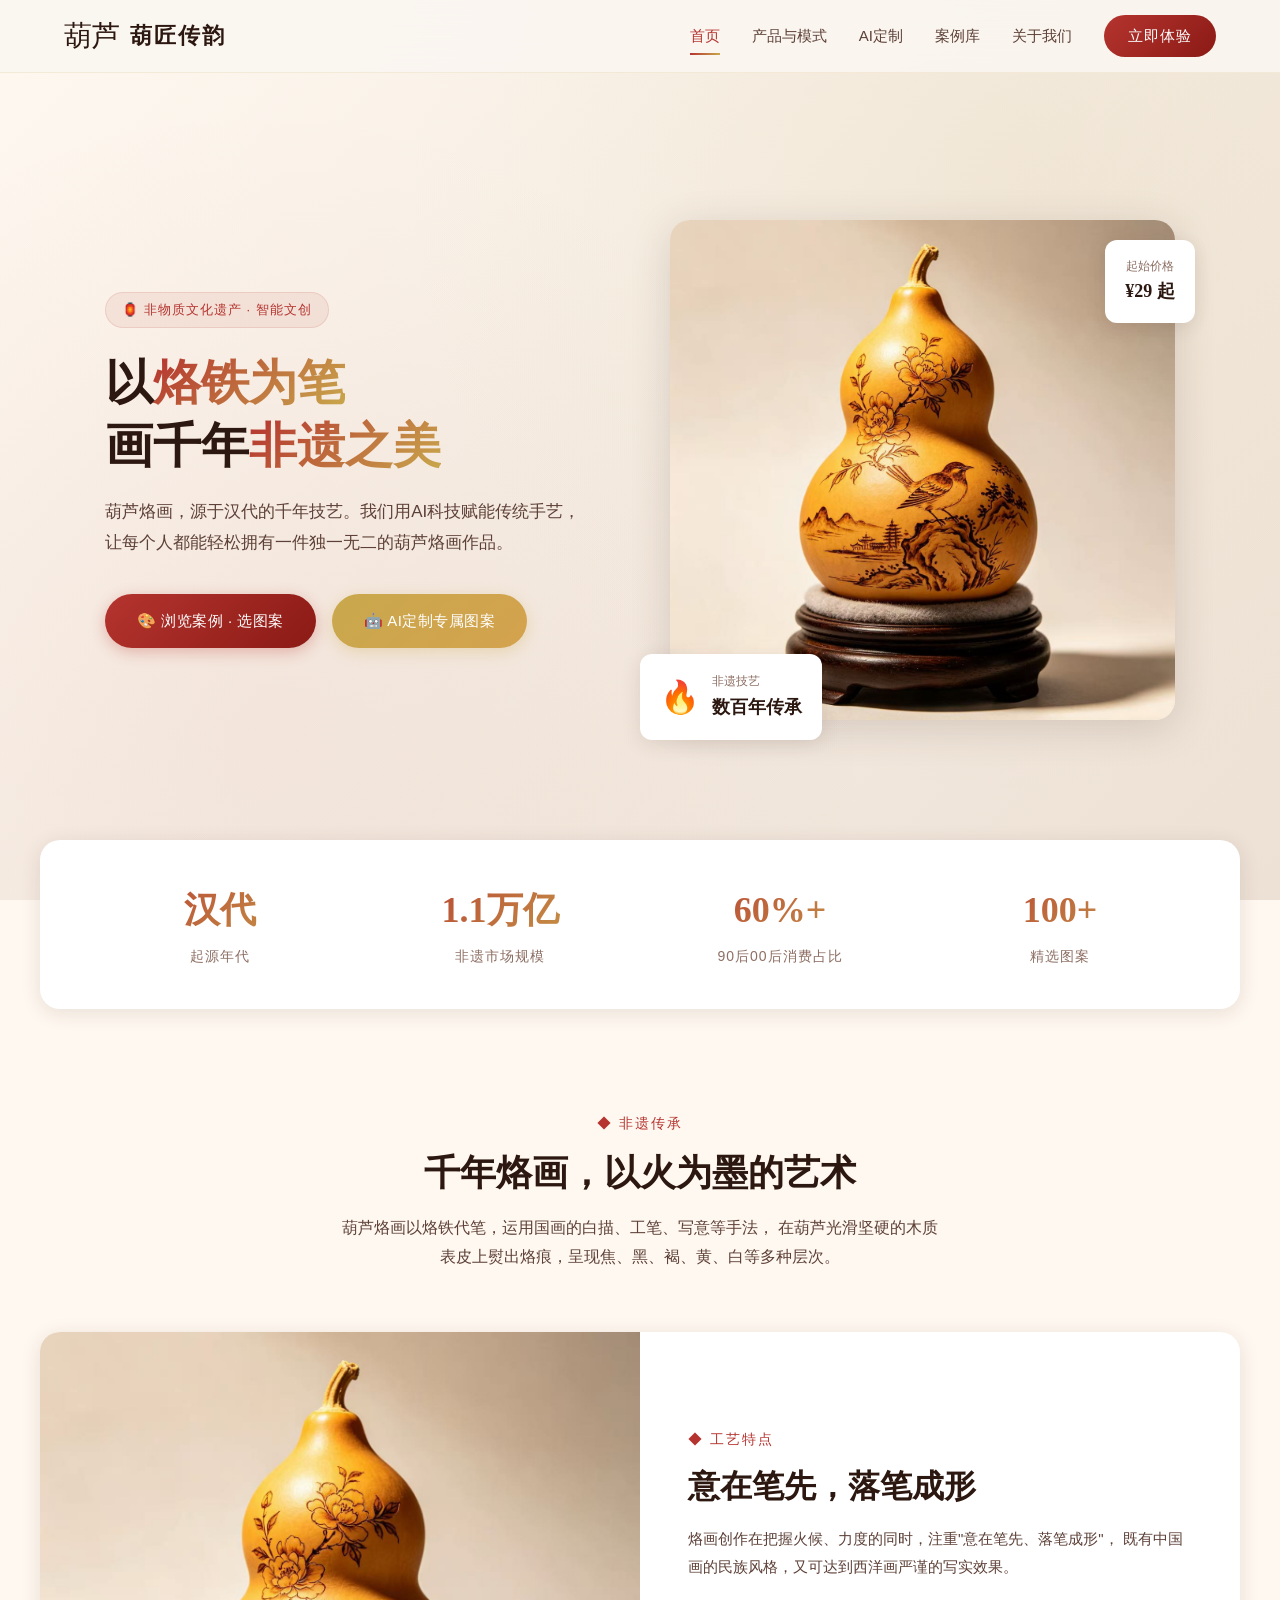
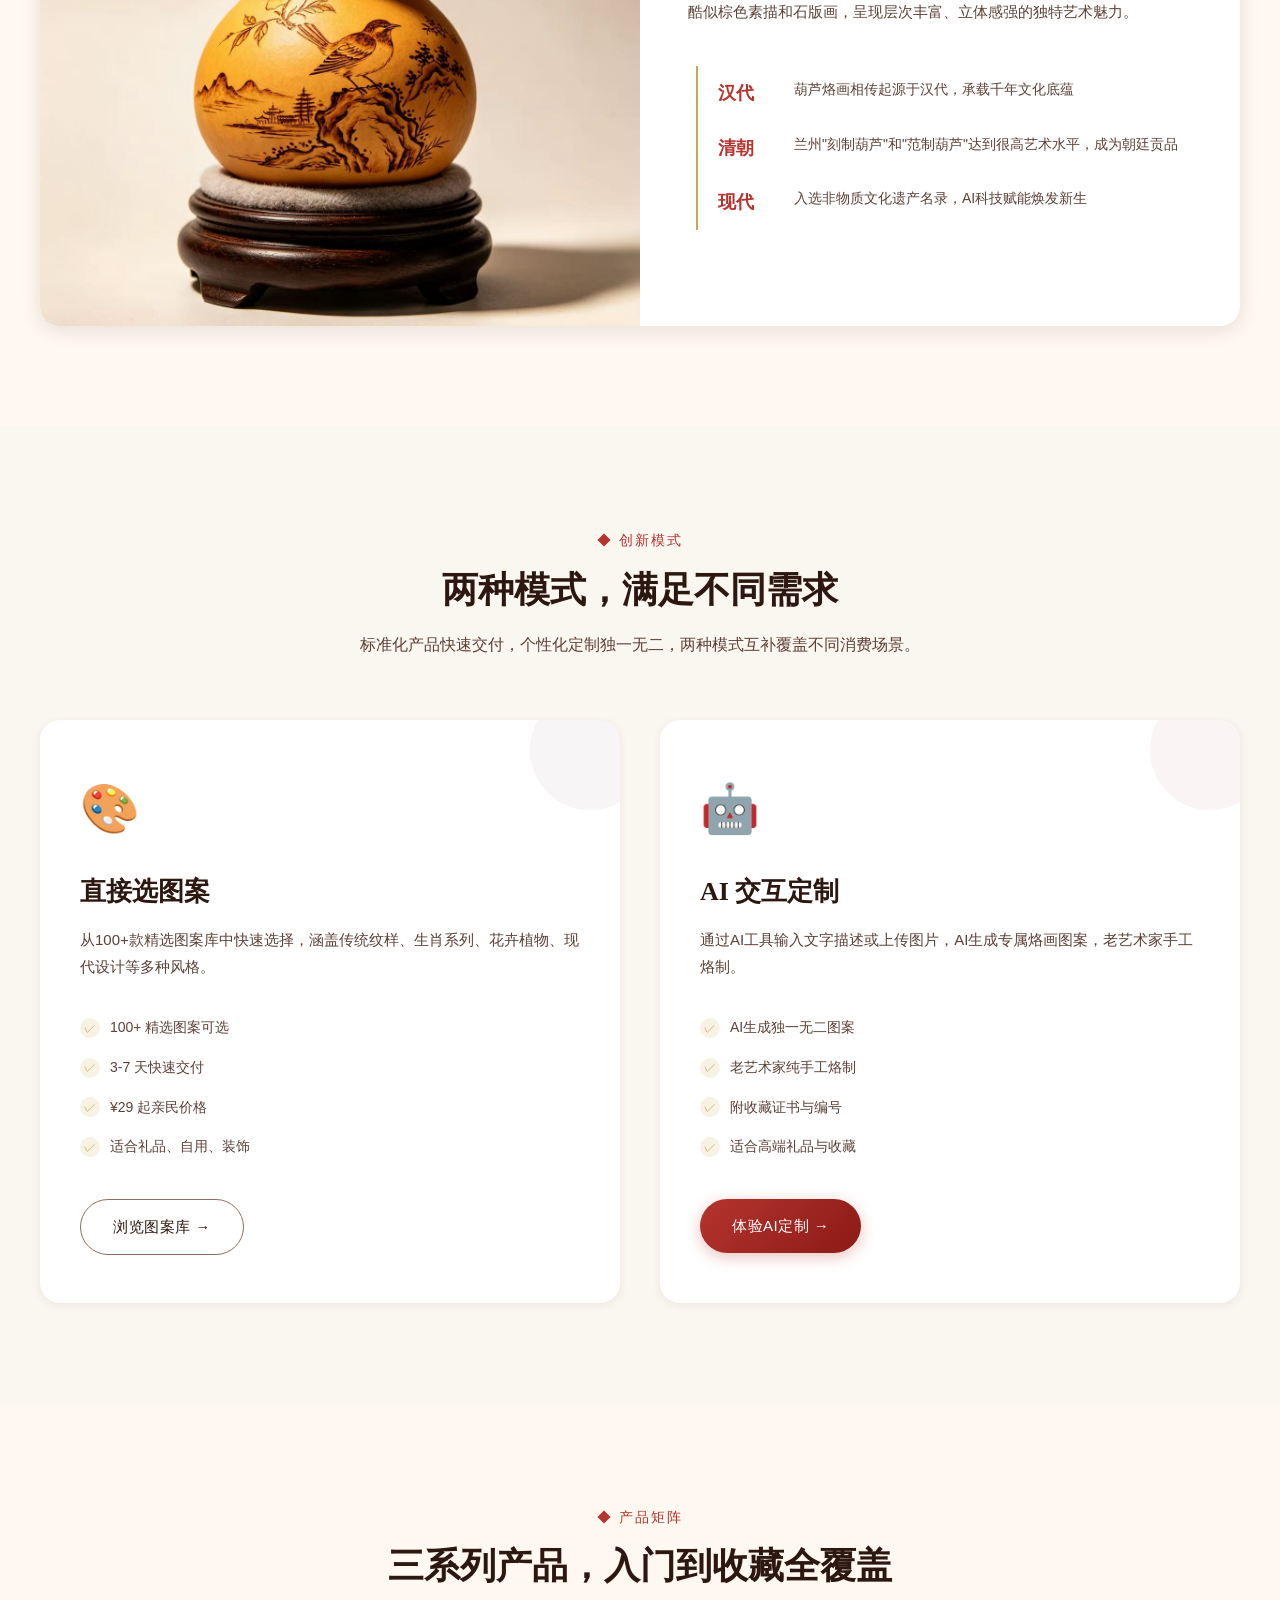
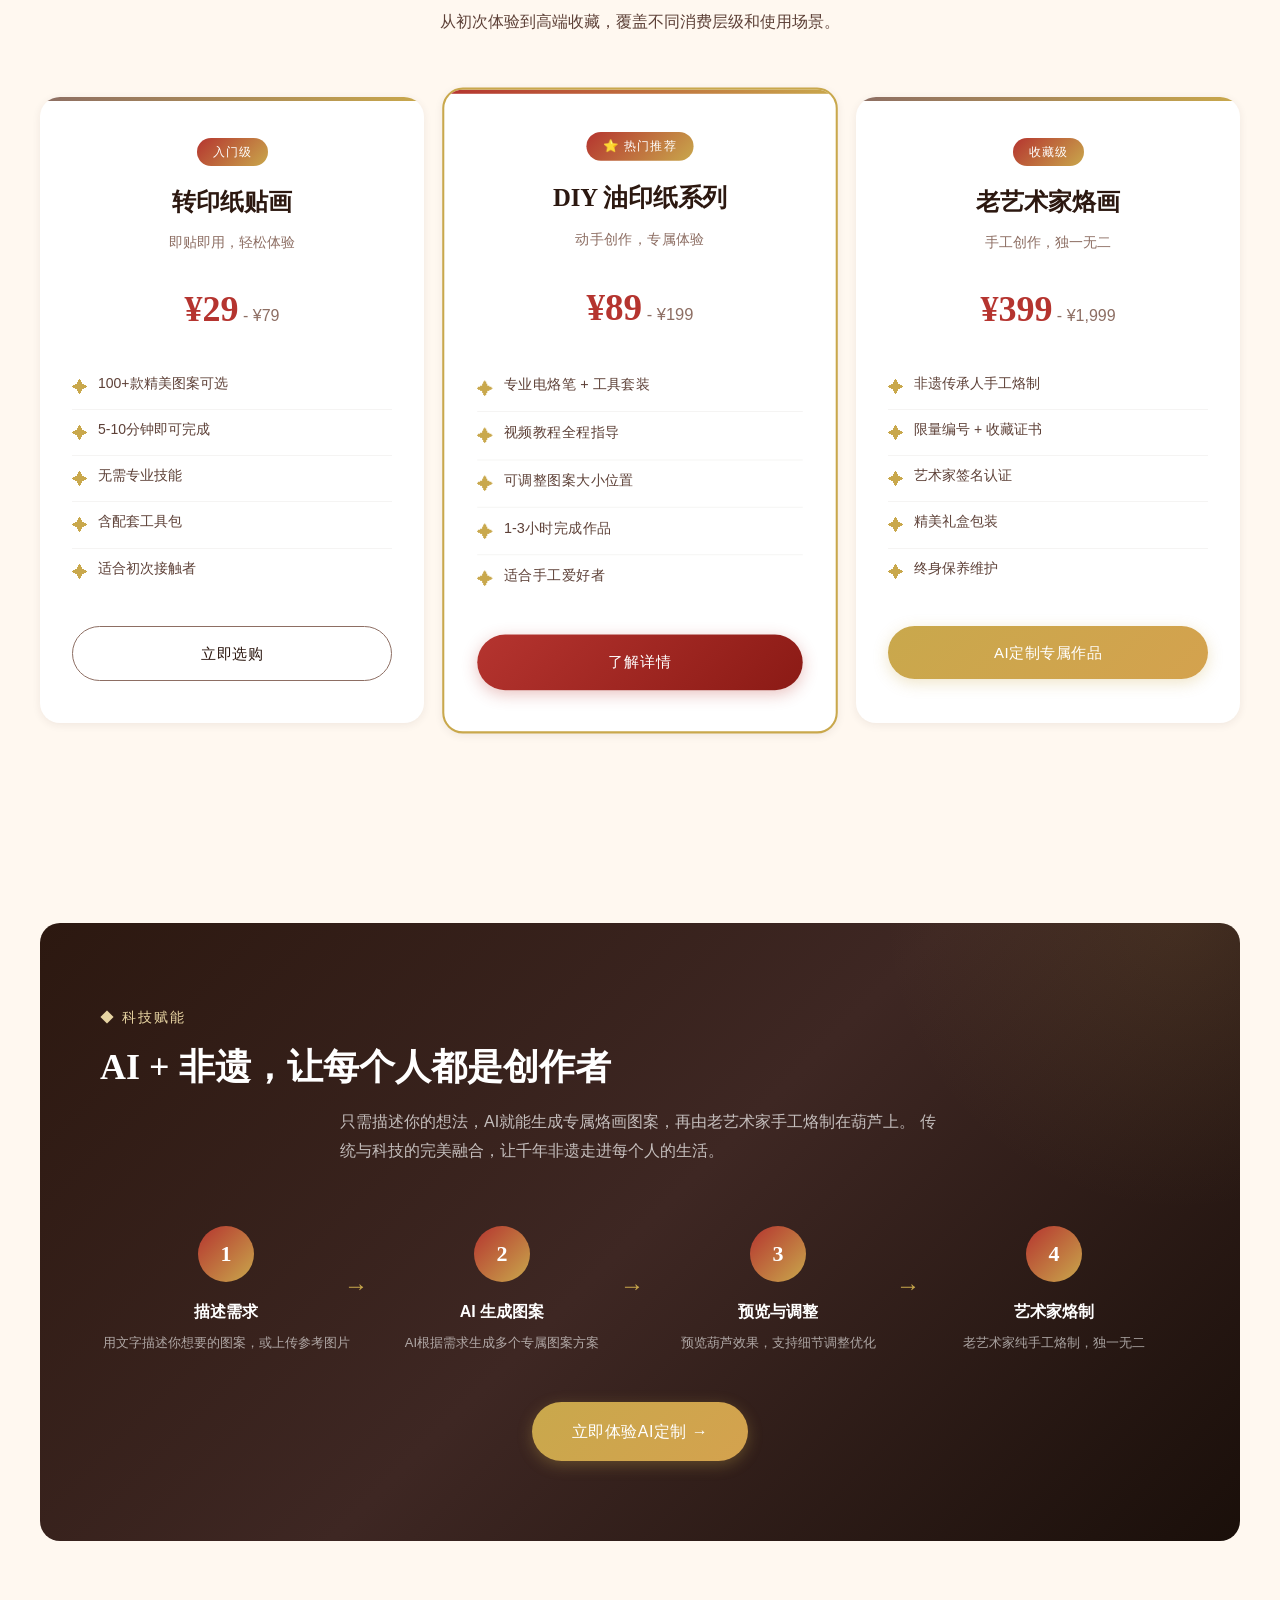
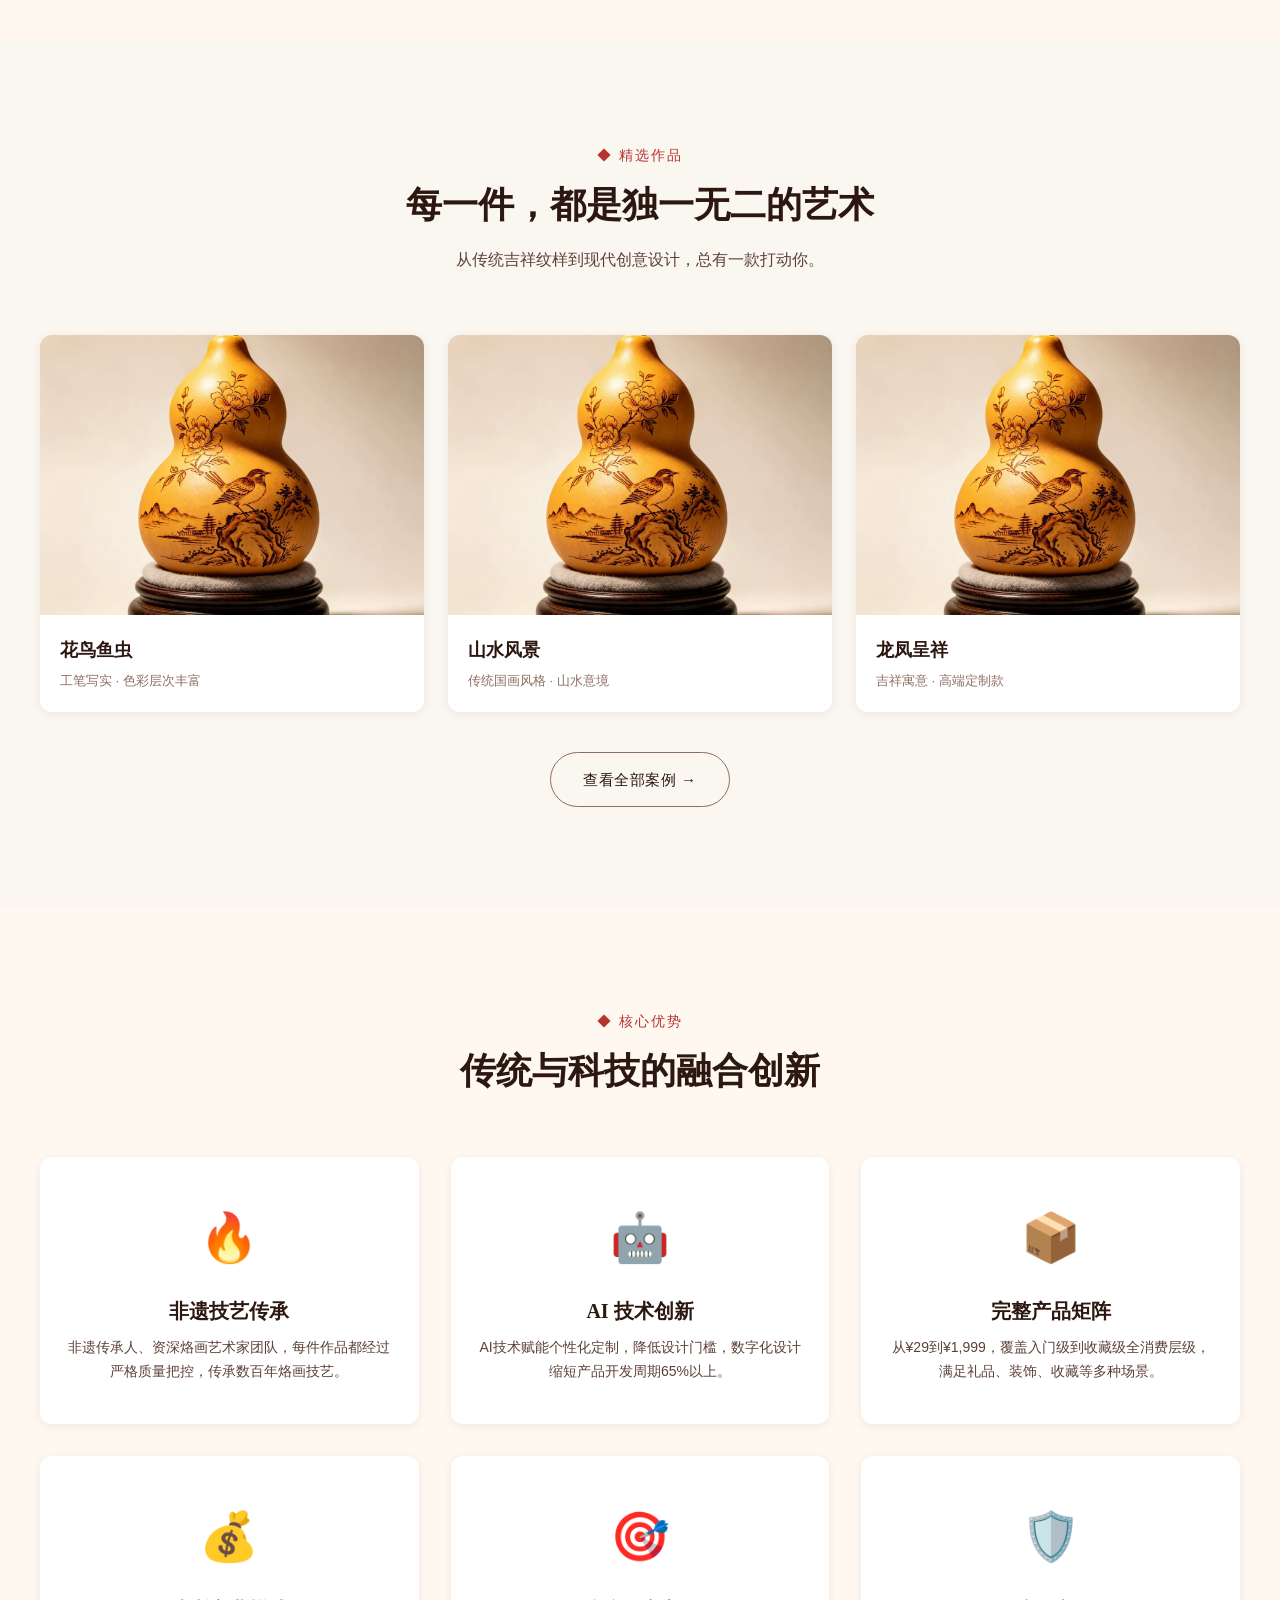
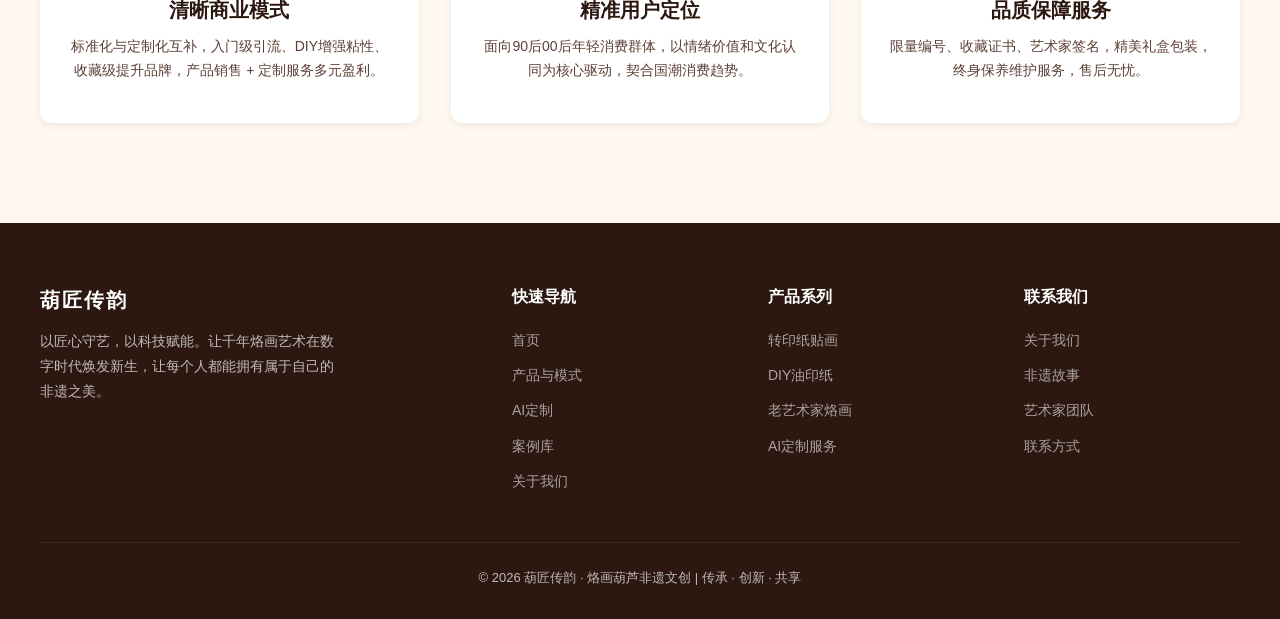
<file: index.html>
<!DOCTYPE html>
<html lang="zh-CN">
<head>
  <meta charset="UTF-8">
  <meta name="viewport" content="width=device-width, initial-scale=1.0">
  <title>烙画葫芦 - 葫匠传韵 | 千年非遗 科技焕新</title>
  <meta name="description" content="葫芦烙画，源于汉代的千年非遗技艺。以烙铁为笔、高温为墨，将传统技艺与AI科技融合，让每个人都能拥有属于自己的非遗之美。">
  <link rel="stylesheet" href="css/style.css">
</head>
<body>

  <!-- 导航栏 -->
  <nav class="navbar" id="navbar">
    <div class="nav-container">
      <a href="index.html" class="nav-logo">
        <span class="logo-icon">葫芦</span>
        <span class="logo-text">葫匠传韵</span>
      </a>
      <div class="nav-links" id="navLinks">
        <a href="index.html" class="active">首页</a>
        <a href="products.html">产品与模式</a>
        <a href="ai-custom.html">AI定制</a>
        <a href="gallery.html">案例库</a>
        <a href="about.html">关于我们</a>
        <a href="ai-custom.html" class="nav-cta">立即体验</a>
      </div>
      <div class="hamburger" id="hamburger">
        <span></span>
        <span></span>
        <span></span>
      </div>
    </div>
  </nav>
  <div class="overlay" id="overlay"></div>

  <!-- Hero 区域 -->
  <section class="hero">
    <div class="hero-container">
      <div class="hero-content">
        <div class="hero-tag">🏮 非物质文化遗产 · 智能文创</div>
        <h1 class="hero-title">
          以<span class="highlight">烙铁为笔</span><br>
          画千年<span class="highlight">非遗之美</span>
        </h1>
        <p class="hero-subtitle">
          葫芦烙画，源于汉代的千年技艺。我们用AI科技赋能传统手艺，
          让每个人都能轻松拥有一件独一无二的葫芦烙画作品。
        </p>
        <div class="hero-buttons">
          <a href="gallery.html" class="btn btn-primary">🎨 浏览案例 · 选图案</a>
          <a href="ai-custom.html" class="btn btn-gold">🤖 AI定制专属图案</a>
        </div>
      </div>
      <div class="hero-image">
        <div class="hero-image-main">
          <img src="images/gallery-1.jpg" alt="葫芦烙画作品展示">
        </div>
        <div class="hero-float-card card-1">
          <span class="card-icon">🔥</span>
          <div>
            <div class="card-label">非遗技艺</div>
            <div class="card-value">数百年传承</div>
          </div>
        </div>
        <div class="hero-float-card card-2">
          <div class="card-label">起始价格</div>
          <div class="card-value">¥29 起</div>
        </div>
      </div>
    </div>
  </section>

  <!-- 数据统计 -->
  <div class="stats-bar">
    <div class="stat-item">
      <div class="stat-value">汉代</div>
      <div class="stat-label">起源年代</div>
    </div>
    <div class="stat-item">
      <div class="stat-value">1.1万亿</div>
      <div class="stat-label">非遗市场规模</div>
    </div>
    <div class="stat-item">
      <div class="stat-value">60%+</div>
      <div class="stat-label">90后00后消费占比</div>
    </div>
    <div class="stat-item">
      <div class="stat-value">100+</div>
      <div class="stat-label">精选图案</div>
    </div>
  </div>

  <!-- 非遗文化故事 -->
  <section class="section" id="heritage">
    <div class="section-container">
      <div class="section-header fade-in">
        <div class="section-tag">◆ 非遗传承</div>
        <h2 class="section-title">千年烙画，以火为墨的艺术</h2>
        <p class="section-desc">
          葫芦烙画以烙铁代笔，运用国画的白描、工笔、写意等手法，
          在葫芦光滑坚硬的木质表皮上熨出烙痕，呈现焦、黑、褐、黄、白等多种层次。
        </p>
      </div>

      <div class="heritage-story fade-in">
        <div class="heritage-image">
          <img src="images/gallery-1.jpg" alt="烙画葫芦传统工艺">
        </div>
        <div class="heritage-content">
          <div class="section-tag">◆ 工艺特点</div>
          <h2>意在笔先，落笔成形</h2>
          <p>
            烙画创作在把握火候、力度的同时，注重"意在笔先、落笔成形"，
            既有中国画的民族风格，又可达到西洋画严谨的写实效果。
          </p>
          <p>
            酷似棕色素描和石版画，呈现层次丰富、立体感强的独特艺术魅力。
          </p>

          <div class="heritage-timeline">
            <div class="timeline-item">
              <span class="era">汉代</span>
              <span class="desc">葫芦烙画相传起源于汉代，承载千年文化底蕴</span>
            </div>
            <div class="timeline-item">
              <span class="era">清朝</span>
              <span class="desc">兰州"刻制葫芦"和"范制葫芦"达到很高艺术水平，成为朝廷贡品</span>
            </div>
            <div class="timeline-item">
              <span class="era">现代</span>
              <span class="desc">入选非物质文化遗产名录，AI科技赋能焕发新生</span>
            </div>
          </div>
        </div>
      </div>
    </div>
  </section>

  <!-- 双模式介绍 -->
  <section class="section" style="background: var(--ivory);">
    <div class="section-container">
      <div class="section-header fade-in">
        <div class="section-tag">◆ 创新模式</div>
        <h2 class="section-title">两种模式，满足不同需求</h2>
        <p class="section-desc">
          标准化产品快速交付，个性化定制独一无二，两种模式互补覆盖不同消费场景。
        </p>
      </div>

      <div class="mode-section">
        <div class="mode-card mode-traditional fade-in">
          <div class="mode-icon">🎨</div>
          <h3 class="mode-title">直接选图案</h3>
          <p class="mode-desc">
            从100+款精选图案库中快速选择，涵盖传统纹样、生肖系列、花卉植物、现代设计等多种风格。
          </p>
          <ul class="mode-features">
            <li><span class="check">✓</span> 100+ 精选图案可选</li>
            <li><span class="check">✓</span> 3-7 天快速交付</li>
            <li><span class="check">✓</span> ¥29 起亲民价格</li>
            <li><span class="check">✓</span> 适合礼品、自用、装饰</li>
          </ul>
          <a href="gallery.html" class="btn btn-outline">浏览图案库 →</a>
        </div>

        <div class="mode-card mode-ai fade-in">
          <div class="mode-icon">🤖</div>
          <h3 class="mode-title">AI 交互定制</h3>
          <p class="mode-desc">
            通过AI工具输入文字描述或上传图片，AI生成专属烙画图案，老艺术家手工烙制。
          </p>
          <ul class="mode-features">
            <li><span class="check">✓</span> AI生成独一无二图案</li>
            <li><span class="check">✓</span> 老艺术家纯手工烙制</li>
            <li><span class="check">✓</span> 附收藏证书与编号</li>
            <li><span class="check">✓</span> 适合高端礼品与收藏</li>
          </ul>
          <a href="ai-custom.html" class="btn btn-primary">体验AI定制 →</a>
        </div>
      </div>
    </div>
  </section>

  <!-- 三产品矩阵 -->
  <section class="section">
    <div class="section-container">
      <div class="section-header fade-in">
        <div class="section-tag">◆ 产品矩阵</div>
        <h2 class="section-title">三系列产品，入门到收藏全覆盖</h2>
        <p class="section-desc">
          从初次体验到高端收藏，覆盖不同消费层级和使用场景。
        </p>
      </div>

      <div class="product-tiers fade-in">
        <!-- 入门级 -->
        <div class="tier-card">
          <div class="tier-badge">入门级</div>
          <h3 class="tier-name">转印纸贴画</h3>
          <p class="tier-subtitle">即贴即用，轻松体验</p>
          <div class="tier-price">
            <span class="amount">¥29</span>
            <span class="range">- ¥79</span>
          </div>
          <ul class="tier-features">
            <li><span class="icon">✦</span> 100+款精美图案可选</li>
            <li><span class="icon">✦</span> 5-10分钟即可完成</li>
            <li><span class="icon">✦</span> 无需专业技能</li>
            <li><span class="icon">✦</span> 含配套工具包</li>
            <li><span class="icon">✦</span> 适合初次接触者</li>
          </ul>
          <a href="gallery.html" class="btn btn-outline" style="width:100%;justify-content:center;">立即选购</a>
        </div>

        <!-- DIY级 -->
        <div class="tier-card featured">
          <div class="tier-badge">⭐ 热门推荐</div>
          <h3 class="tier-name">DIY 油印纸系列</h3>
          <p class="tier-subtitle">动手创作，专属体验</p>
          <div class="tier-price">
            <span class="amount">¥89</span>
            <span class="range">- ¥199</span>
          </div>
          <ul class="tier-features">
            <li><span class="icon">✦</span> 专业电烙笔 + 工具套装</li>
            <li><span class="icon">✦</span> 视频教程全程指导</li>
            <li><span class="icon">✦</span> 可调整图案大小位置</li>
            <li><span class="icon">✦</span> 1-3小时完成作品</li>
            <li><span class="icon">✦</span> 适合手工爱好者</li>
          </ul>
          <a href="products.html" class="btn btn-primary" style="width:100%;justify-content:center;">了解详情</a>
        </div>

        <!-- 收藏级 -->
        <div class="tier-card">
          <div class="tier-badge">收藏级</div>
          <h3 class="tier-name">老艺术家烙画</h3>
          <p class="tier-subtitle">手工创作，独一无二</p>
          <div class="tier-price">
            <span class="amount">¥399</span>
            <span class="range">- ¥1,999</span>
          </div>
          <ul class="tier-features">
            <li><span class="icon">✦</span> 非遗传承人手工烙制</li>
            <li><span class="icon">✦</span> 限量编号 + 收藏证书</li>
            <li><span class="icon">✦</span> 艺术家签名认证</li>
            <li><span class="icon">✦</span> 精美礼盒包装</li>
            <li><span class="icon">✦</span> 终身保养维护</li>
          </ul>
          <a href="ai-custom.html" class="btn btn-gold" style="width:100%;justify-content:center;">AI定制专属作品</a>
        </div>
      </div>
    </div>
  </section>

  <!-- AI定制体验预览 -->
  <section class="section">
    <div class="section-container">
      <div class="ai-experience fade-in">
        <div class="section-tag">◆ 科技赋能</div>
        <h2 class="section-title">AI + 非遗，让每个人都是创作者</h2>
        <p class="section-desc">
          只需描述你的想法，AI就能生成专属烙画图案，再由老艺术家手工烙制在葫芦上。
          传统与科技的完美融合，让千年非遗走进每个人的生活。
        </p>

        <div class="ai-flow">
          <div class="ai-flow-step">
            <div class="step-num">1</div>
            <div class="step-title">描述需求</div>
            <div class="step-desc">用文字描述你想要的图案，或上传参考图片</div>
          </div>
          <div class="ai-flow-step">
            <div class="step-num">2</div>
            <div class="step-title">AI 生成图案</div>
            <div class="step-desc">AI根据需求生成多个专属图案方案</div>
          </div>
          <div class="ai-flow-step">
            <div class="step-num">3</div>
            <div class="step-title">预览与调整</div>
            <div class="step-desc">预览葫芦效果，支持细节调整优化</div>
          </div>
          <div class="ai-flow-step">
            <div class="step-num">4</div>
            <div class="step-title">艺术家烙制</div>
            <div class="step-desc">老艺术家纯手工烙制，独一无二</div>
          </div>
        </div>

        <div style="text-align:center;margin-top:48px;">
          <a href="ai-custom.html" class="btn btn-gold" style="font-size:16px;padding:16px 40px;">立即体验AI定制 →</a>
        </div>
      </div>
    </div>
  </section>

  <!-- 精选案例 -->
  <section class="section" style="background: var(--ivory);">
    <div class="section-container">
      <div class="section-header fade-in">
        <div class="section-tag">◆ 精选作品</div>
        <h2 class="section-title">每一件，都是独一无二的艺术</h2>
        <p class="section-desc">
          从传统吉祥纹样到现代创意设计，总有一款打动你。
        </p>
      </div>

      <div class="gallery-grid fade-in">
        <div class="gallery-item">
          <div class="image">
            <img src="images/gallery-1.jpg" alt="花鸟鱼虫烙画">
            <div class="overlay">
              <a href="gallery.html" class="btn btn-primary">查看详情</a>
            </div>
          </div>
          <div class="info">
            <h3>花鸟鱼虫</h3>
            <p>工笔写实 · 色彩层次丰富</p>
          </div>
        </div>
        <div class="gallery-item">
          <div class="image">
            <img src="images/gallery-1.jpg" alt="牡丹富贵烙画">
            <div class="overlay">
              <a href="gallery.html" class="btn btn-primary">查看详情</a>
            </div>
          </div>
          <div class="info">
            <h3>山水风景</h3>
            <p>传统国画风格 · 山水意境</p>
          </div>
        </div>
        <div class="gallery-item">
          <div class="image">
            <img src="images/gallery-1.jpg" alt="龙凤呈祥烙画">
            <div class="overlay">
              <a href="gallery.html" class="btn btn-primary">查看详情</a>
            </div>
          </div>
          <div class="info">
            <h3>龙凤呈祥</h3>
            <p>吉祥寓意 · 高端定制款</p>
          </div>
        </div>
      </div>

      <div style="text-align:center;margin-top:40px;" class="fade-in">
        <a href="gallery.html" class="btn btn-outline">查看全部案例 →</a>
      </div>
    </div>
  </section>

  <!-- 为什么选择我们 -->
  <section class="section">
    <div class="section-container">
      <div class="section-header fade-in">
        <div class="section-tag">◆ 核心优势</div>
        <h2 class="section-title">传统与科技的融合创新</h2>
      </div>

      <div class="feature-grid fade-in">
        <div class="feature-card">
          <div class="icon">🔥</div>
          <h3>非遗技艺传承</h3>
          <p>非遗传承人、资深烙画艺术家团队，每件作品都经过严格质量把控，传承数百年烙画技艺。</p>
        </div>
        <div class="feature-card">
          <div class="icon">🤖</div>
          <h3>AI 技术创新</h3>
          <p>AI技术赋能个性化定制，降低设计门槛，数字化设计缩短产品开发周期65%以上。</p>
        </div>
        <div class="feature-card">
          <div class="icon">📦</div>
          <h3>完整产品矩阵</h3>
          <p>从¥29到¥1,999，覆盖入门级到收藏级全消费层级，满足礼品、装饰、收藏等多种场景。</p>
        </div>
        <div class="feature-card">
          <div class="icon">💰</div>
          <h3>清晰商业模式</h3>
          <p>标准化与定制化互补，入门级引流、DIY增强粘性、收藏级提升品牌，产品销售 + 定制服务多元盈利。</p>
        </div>
        <div class="feature-card">
          <div class="icon">🎯</div>
          <h3>精准用户定位</h3>
          <p>面向90后00后年轻消费群体，以情绪价值和文化认同为核心驱动，契合国潮消费趋势。</p>
        </div>
        <div class="feature-card">
          <div class="icon">🛡️</div>
          <h3>品质保障服务</h3>
          <p>限量编号、收藏证书、艺术家签名，精美礼盒包装，终身保养维护服务，售后无忧。</p>
        </div>
      </div>
    </div>
  </section>

  <!-- 页脚 -->
  <footer class="footer">
    <div class="footer-container">
      <div class="footer-brand">
        <div class="logo-text">葫匠传韵</div>
        <p>以匠心守艺，以科技赋能。让千年烙画艺术在数字时代焕发新生，让每个人都能拥有属于自己的非遗之美。</p>
      </div>
      <div>
        <h4>快速导航</h4>
        <ul class="footer-links">
          <li><a href="index.html">首页</a></li>
          <li><a href="products.html">产品与模式</a></li>
          <li><a href="ai-custom.html">AI定制</a></li>
          <li><a href="gallery.html">案例库</a></li>
          <li><a href="about.html">关于我们</a></li>
        </ul>
      </div>
      <div>
        <h4>产品系列</h4>
        <ul class="footer-links">
          <li><a href="products.html">转印纸贴画</a></li>
          <li><a href="products.html">DIY油印纸</a></li>
          <li><a href="products.html">老艺术家烙画</a></li>
          <li><a href="ai-custom.html">AI定制服务</a></li>
        </ul>
      </div>
      <div>
        <h4>联系我们</h4>
        <ul class="footer-links">
          <li><a href="about.html">关于我们</a></li>
          <li><a href="about.html">非遗故事</a></li>
          <li><a href="about.html">艺术家团队</a></li>
          <li><a href="about.html">联系方式</a></li>
        </ul>
      </div>
    </div>
    <div class="footer-bottom">
      <p>© 2026 葫匠传韵 · 烙画葫芦非遗文创 | 传承 · 创新 · 共享</p>
    </div>
  </footer>

  <!-- Coze 智能体悬浮客服 -->
  <script src="https://lf-cdn.coze.cn/obj/unpkg/flow-platform/chat-app-sdk/1.1.0-beta.0/libs/cn/index.js"></script>
  <script>
    document.addEventListener('DOMContentLoaded', function() {
      new CozeWebSDK.WebChatClient({
        config: {
          bot_id: '7629313639199047718',
        },
        auth: {
          type: 'token',
          token: 'pat_cztei_hOzZgLHojZp6qysJcvAU1gFM4VLFPRIcaSAuRGDnJ5s9ZOdOKsRiJ22owz8SyX9dG',
        },
        componentProps: {
          title: '葫匠传韵 · AI客服',
        },
        ui: {
          bubble: {
            show: true,
          },
          chatWindow: {
            width: 400,
            height: 650,
          },
        },
      });
    });
  </script>

  <script>
    // 导航栏滚动效果
    const navbar = document.getElementById('navbar');
    window.addEventListener('scroll', () => {
      navbar.classList.toggle('scrolled', window.scrollY > 50);
    });

    // 移动端菜单
    const hamburger = document.getElementById('hamburger');
    const navLinks = document.getElementById('navLinks');
    const overlay = document.getElementById('overlay');

    hamburger.addEventListener('click', () => {
      hamburger.classList.toggle('active');
      navLinks.classList.toggle('open');
      overlay.classList.toggle('active');
    });

    overlay.addEventListener('click', () => {
      hamburger.classList.remove('active');
      navLinks.classList.remove('open');
      overlay.classList.remove('active');
    });

    // 点击导航链接关闭菜单
    navLinks.querySelectorAll('a').forEach(link => {
      link.addEventListener('click', () => {
        hamburger.classList.remove('active');
        navLinks.classList.remove('open');
        overlay.classList.remove('active');
      });
    });

    // 滚动动画
    const observer = new IntersectionObserver((entries) => {
      entries.forEach(entry => {
        if (entry.isIntersecting) {
          entry.target.classList.add('visible');
        }
      });
    }, { threshold: 0.1 });

    document.querySelectorAll('.fade-in').forEach(el => observer.observe(el));
  </script>

</body>
</html>
</file>
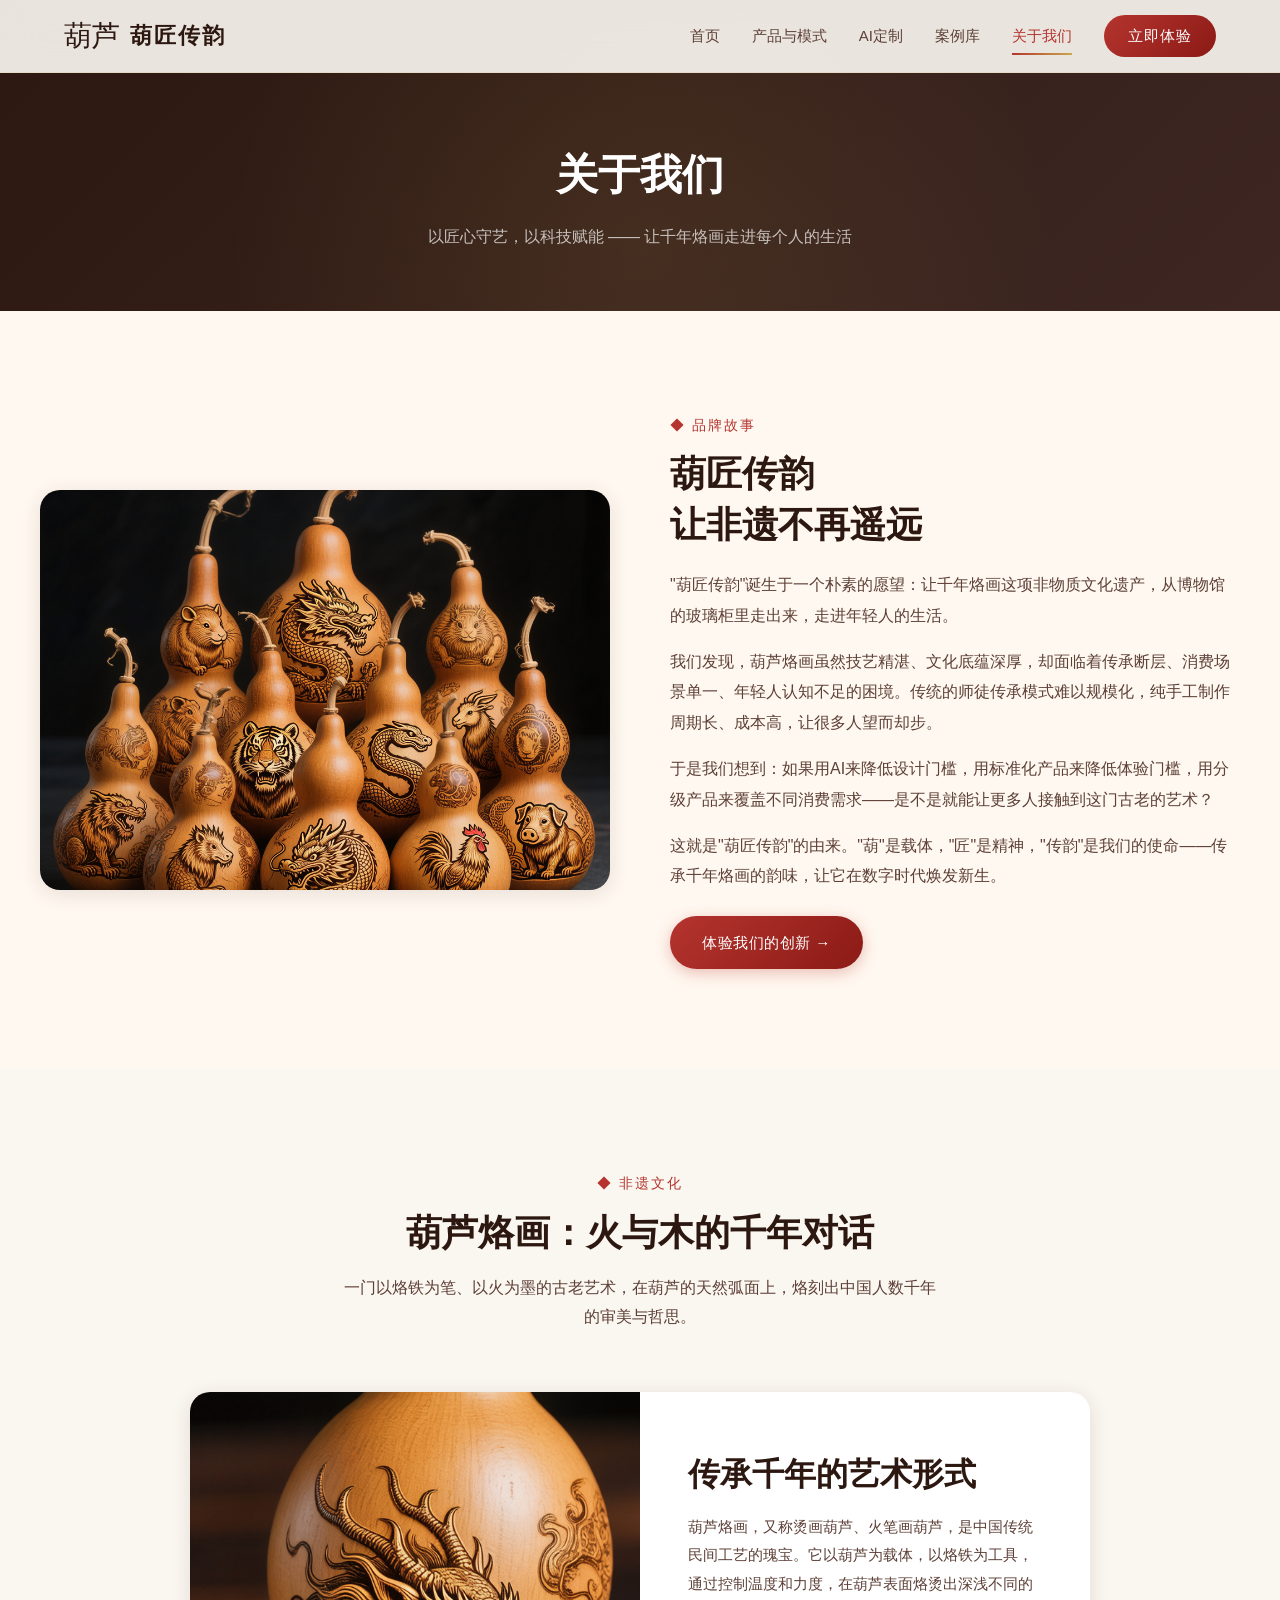
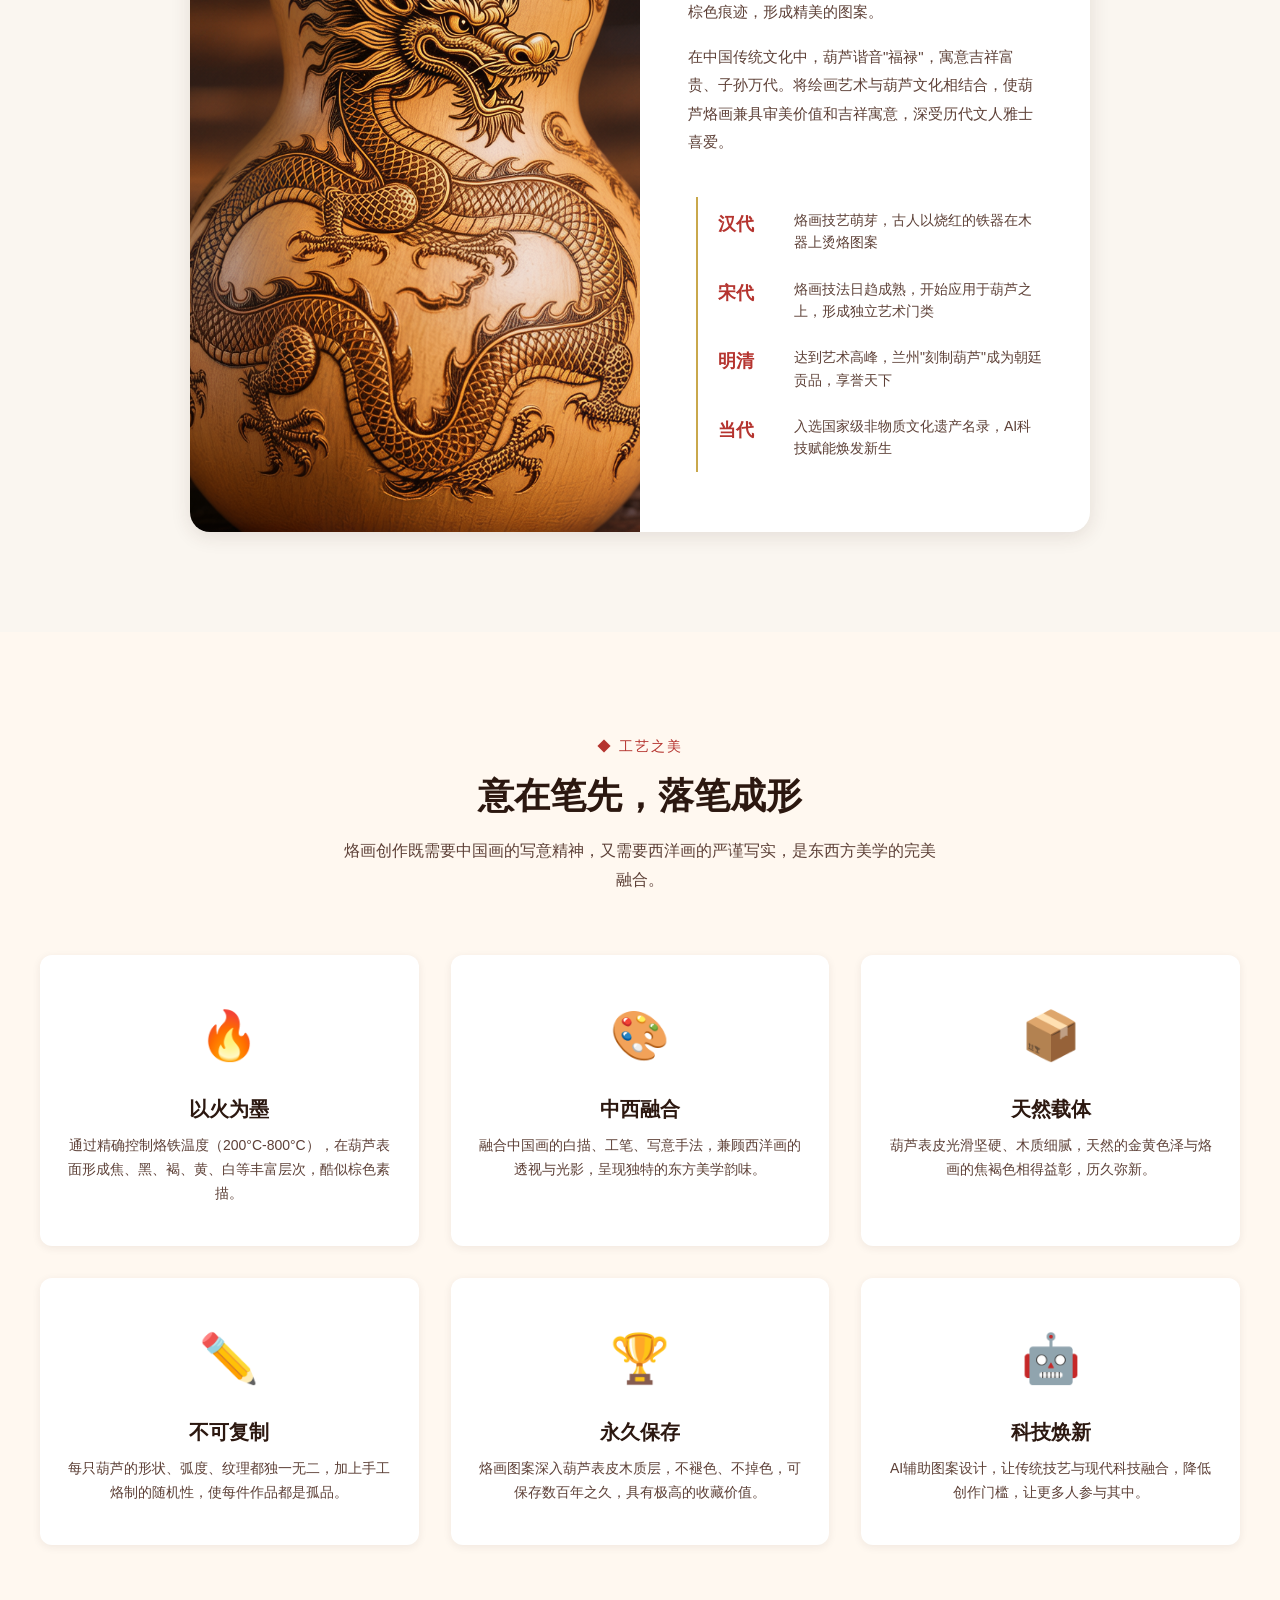
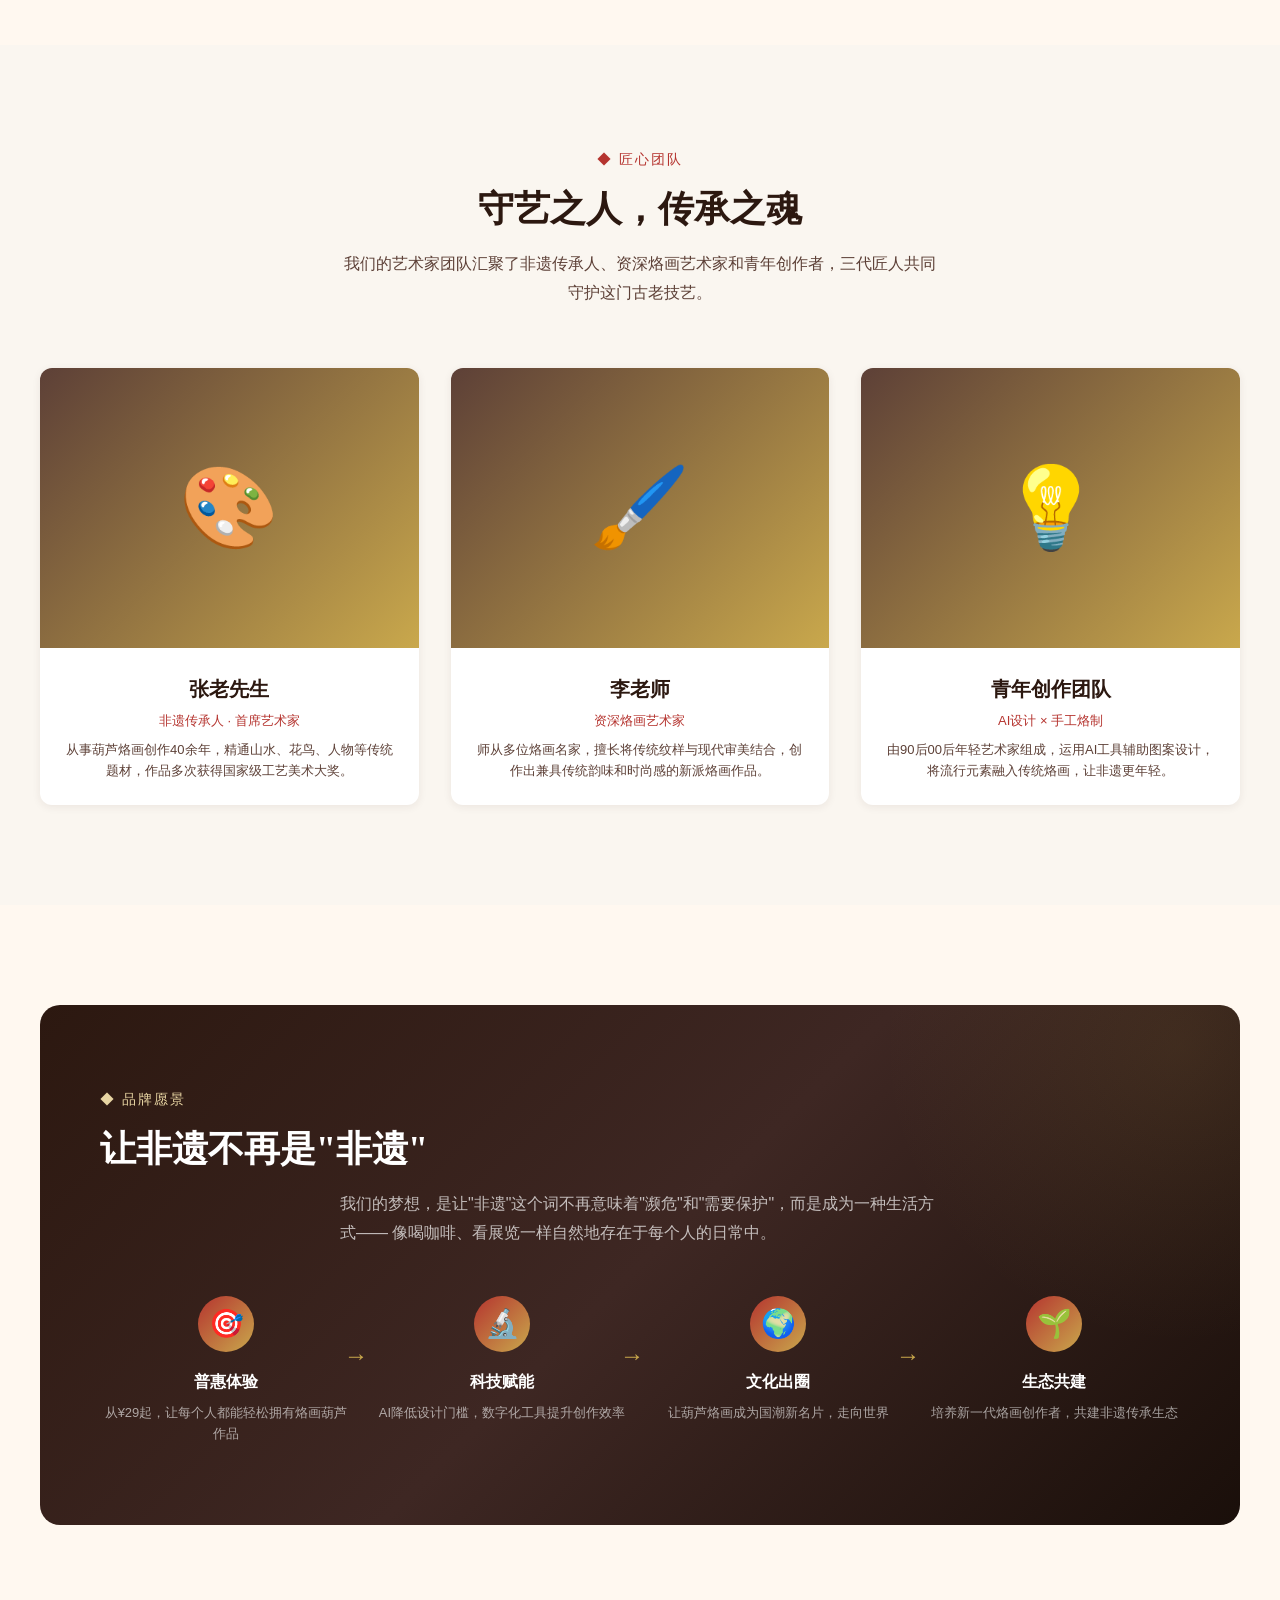
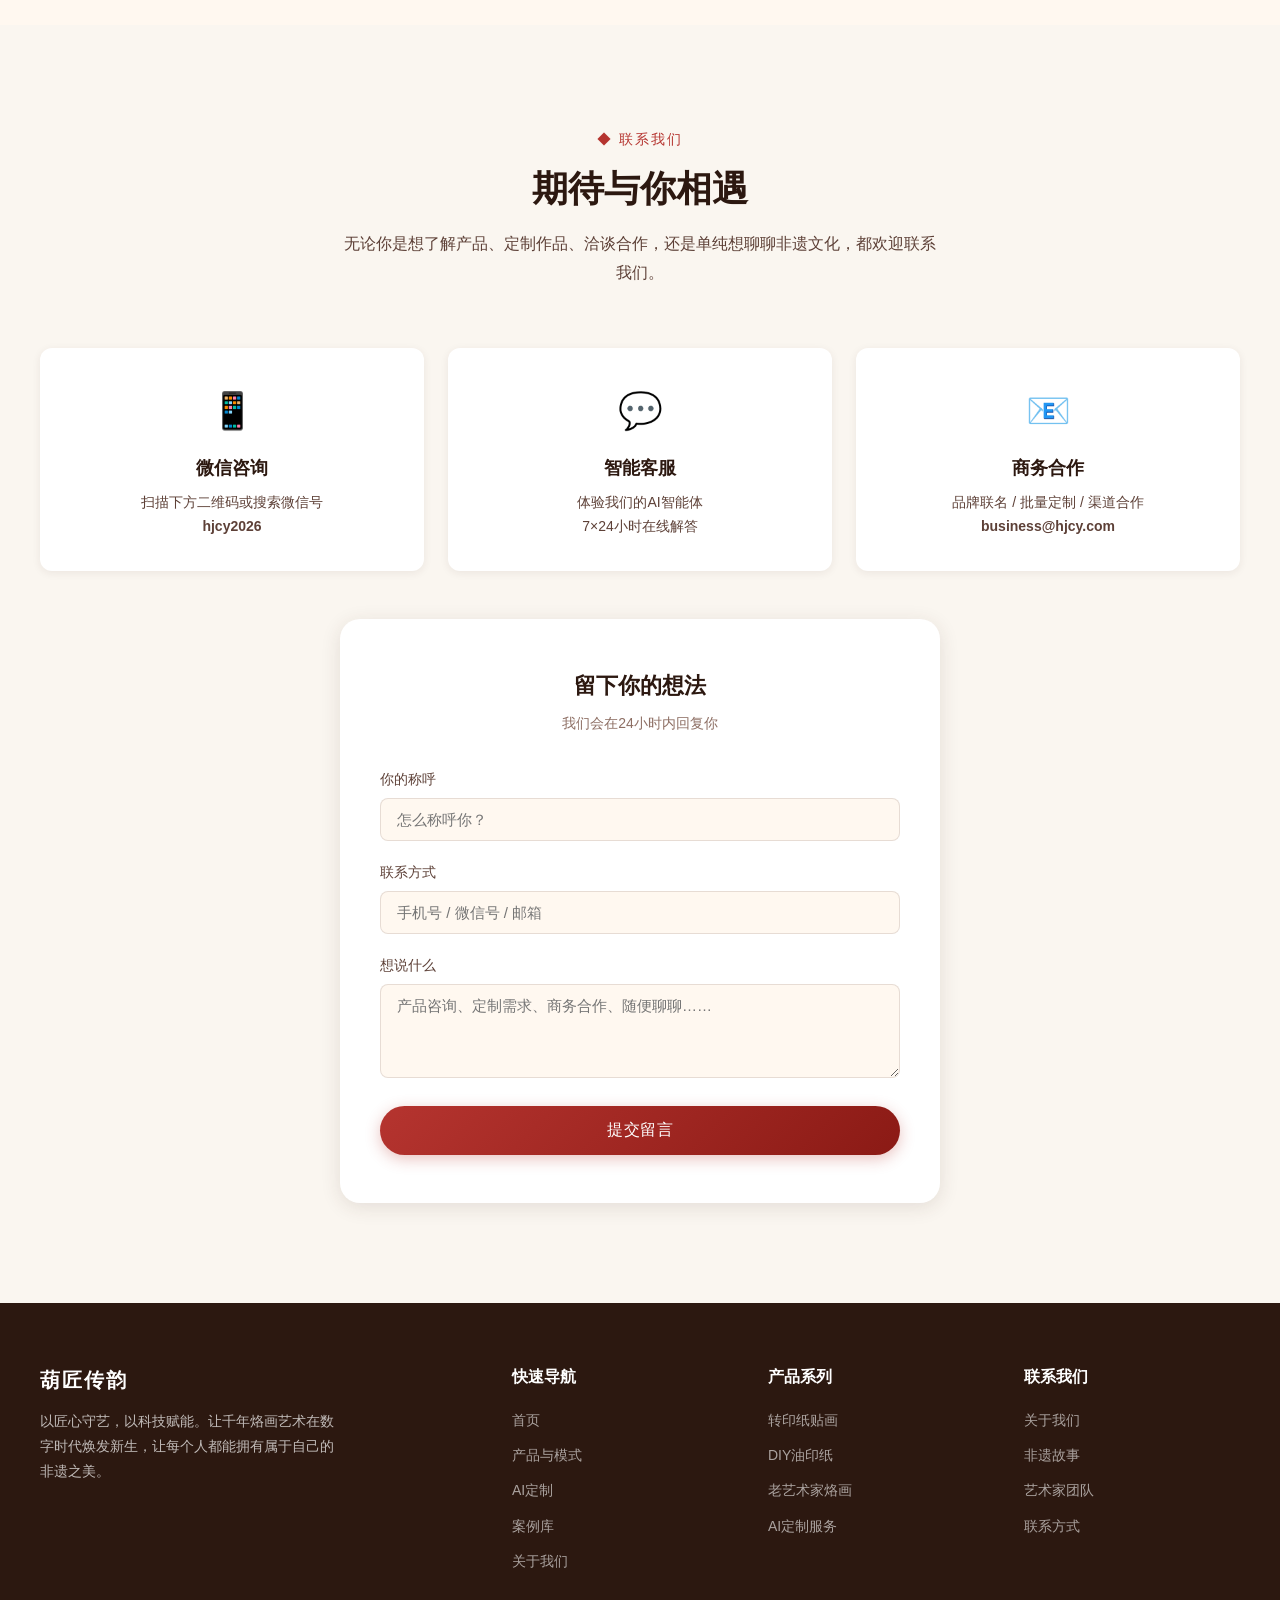
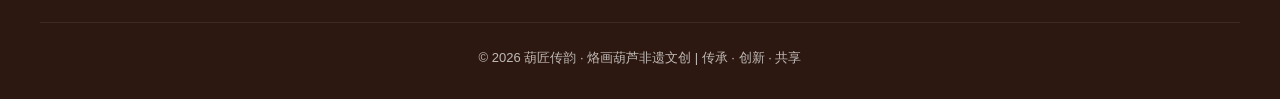
<file: about.html>
<!DOCTYPE html>
<html lang="zh-CN">
<head>
  <meta charset="UTF-8">
  <meta name="viewport" content="width=device-width, initial-scale=1.0">
  <title>关于我们 - 葫匠传韵 | 千年非遗 科技焕新</title>
  <meta name="description" content="了解葫匠传韵的品牌故事、非遗传承人团队和联系方式。以匠心守艺，以科技赋能，让千年烙画焕发新生。">
  <link rel="stylesheet" href="css/style.css">
</head>
<body>

  <!-- 导航栏 -->
  <nav class="navbar" id="navbar">
    <div class="nav-container">
      <a href="index.html" class="nav-logo">
        <span class="logo-icon">葫芦</span>
        <span class="logo-text">葫匠传韵</span>
      </a>
      <div class="nav-links" id="navLinks">
        <a href="index.html">首页</a>
        <a href="products.html">产品与模式</a>
        <a href="ai-custom.html">AI定制</a>
        <a href="gallery.html">案例库</a>
        <a href="about.html" class="active">关于我们</a>
        <a href="ai-custom.html" class="nav-cta">立即体验</a>
      </div>
      <div class="hamburger" id="hamburger">
        <span></span>
        <span></span>
        <span></span>
      </div>
    </div>
  </nav>
  <div class="overlay" id="overlay"></div>

  <!-- 页面头部 -->
  <section class="page-hero">
    <h1>关于我们</h1>
    <p>以匠心守艺，以科技赋能 —— 让千年烙画走进每个人的生活</p>
  </section>

  <!-- 品牌故事 -->
  <section class="section">
    <div class="section-container">
      <div class="about-hero-grid fade-in">
        <div class="about-image">
          <img src="images/Traditional_Chinese_gourd_pyro_2026-04-16T12-28-01.png" alt="葫匠传韵品牌故事">
        </div>
        <div>
          <div class="section-tag">◆ 品牌故事</div>
          <h2 class="section-title" style="text-align:left;margin-bottom:20px;">葫匠传韵<br>让非遗不再遥远</h2>
          <p style="color:var(--text-secondary);line-height:1.9;margin-bottom:16px;">
            "葫匠传韵"诞生于一个朴素的愿望：让千年烙画这项非物质文化遗产，从博物馆的玻璃柜里走出来，走进年轻人的生活。
          </p>
          <p style="color:var(--text-secondary);line-height:1.9;margin-bottom:16px;">
            我们发现，葫芦烙画虽然技艺精湛、文化底蕴深厚，却面临着传承断层、消费场景单一、年轻人认知不足的困境。传统的师徒传承模式难以规模化，纯手工制作周期长、成本高，让很多人望而却步。
          </p>
          <p style="color:var(--text-secondary);line-height:1.9;margin-bottom:16px;">
            于是我们想到：如果用AI来降低设计门槛，用标准化产品来降低体验门槛，用分级产品来覆盖不同消费需求——是不是就能让更多人接触到这门古老的艺术？
          </p>
          <p style="color:var(--text-secondary);line-height:1.9;margin-bottom:24px;">
            这就是"葫匠传韵"的由来。"葫"是载体，"匠"是精神，"传韵"是我们的使命——传承千年烙画的韵味，让它在数字时代焕发新生。
          </p>
          <a href="ai-custom.html" class="btn btn-primary">体验我们的创新 →</a>
        </div>
      </div>
    </div>
  </section>

  <!-- 非遗文化深度介绍 -->
  <section class="section" style="background:var(--ivory);">
    <div class="section-container">
      <div class="section-header fade-in">
        <div class="section-tag">◆ 非遗文化</div>
        <h2 class="section-title">葫芦烙画：火与木的千年对话</h2>
        <p class="section-desc">
          一门以烙铁为笔、以火为墨的古老艺术，在葫芦的天然弧面上，烙刻出中国人数千年的审美与哲思。
        </p>
      </div>

      <div class="heritage-story fade-in" style="max-width:900px;margin:0 auto;">
        <div class="heritage-image">
          <img src="images/Traditional_Chinese_gourd_pyro_2026-04-16T12-28-41.png" alt="烙画葫芦非遗技艺">
        </div>
        <div class="heritage-content">
          <h2>传承千年的艺术形式</h2>
          <p>
            葫芦烙画，又称烫画葫芦、火笔画葫芦，是中国传统民间工艺的瑰宝。它以葫芦为载体，以烙铁为工具，通过控制温度和力度，在葫芦表面烙烫出深浅不同的棕色痕迹，形成精美的图案。
          </p>
          <p>
            在中国传统文化中，葫芦谐音"福禄"，寓意吉祥富贵、子孙万代。将绘画艺术与葫芦文化相结合，使葫芦烙画兼具审美价值和吉祥寓意，深受历代文人雅士喜爱。
          </p>

          <div class="heritage-timeline">
            <div class="timeline-item">
              <span class="era">汉代</span>
              <span class="desc">烙画技艺萌芽，古人以烧红的铁器在木器上烫烙图案</span>
            </div>
            <div class="timeline-item">
              <span class="era">宋代</span>
              <span class="desc">烙画技法日趋成熟，开始应用于葫芦之上，形成独立艺术门类</span>
            </div>
            <div class="timeline-item">
              <span class="era">明清</span>
              <span class="desc">达到艺术高峰，兰州"刻制葫芦"成为朝廷贡品，享誉天下</span>
            </div>
            <div class="timeline-item">
              <span class="era">当代</span>
              <span class="desc">入选国家级非物质文化遗产名录，AI科技赋能焕发新生</span>
            </div>
          </div>
        </div>
      </div>
    </div>
  </section>

  <!-- 技艺特点 -->
  <section class="section">
    <div class="section-container">
      <div class="section-header fade-in">
        <div class="section-tag">◆ 工艺之美</div>
        <h2 class="section-title">意在笔先，落笔成形</h2>
        <p class="section-desc">
          烙画创作既需要中国画的写意精神，又需要西洋画的严谨写实，是东西方美学的完美融合。
        </p>
      </div>

      <div class="feature-grid fade-in">
        <div class="feature-card">
          <div class="icon">🔥</div>
          <h3>以火为墨</h3>
          <p>通过精确控制烙铁温度（200°C-800°C），在葫芦表面形成焦、黑、褐、黄、白等丰富层次，酷似棕色素描。</p>
        </div>
        <div class="feature-card">
          <div class="icon">🎨</div>
          <h3>中西融合</h3>
          <p>融合中国画的白描、工笔、写意手法，兼顾西洋画的透视与光影，呈现独特的东方美学韵味。</p>
        </div>
        <div class="feature-card">
          <div class="icon">📦</div>
          <h3>天然载体</h3>
          <p>葫芦表皮光滑坚硬、木质细腻，天然的金黄色泽与烙画的焦褐色相得益彰，历久弥新。</p>
        </div>
        <div class="feature-card">
          <div class="icon">✏️</div>
          <h3>不可复制</h3>
          <p>每只葫芦的形状、弧度、纹理都独一无二，加上手工烙制的随机性，使每件作品都是孤品。</p>
        </div>
        <div class="feature-card">
          <div class="icon">🏆</div>
          <h3>永久保存</h3>
          <p>烙画图案深入葫芦表皮木质层，不褪色、不掉色，可保存数百年之久，具有极高的收藏价值。</p>
        </div>
        <div class="feature-card">
          <div class="icon">🤖</div>
          <h3>科技焕新</h3>
          <p>AI辅助图案设计，让传统技艺与现代科技融合，降低创作门槛，让更多人参与其中。</p>
        </div>
      </div>
    </div>
  </section>

  <!-- 艺术家团队 -->
  <section class="section" style="background:var(--ivory);">
    <div class="section-container">
      <div class="section-header fade-in">
        <div class="section-tag">◆ 匠心团队</div>
        <h2 class="section-title">守艺之人，传承之魂</h2>
        <p class="section-desc">
          我们的艺术家团队汇聚了非遗传承人、资深烙画艺术家和青年创作者，三代匠人共同守护这门古老技艺。
        </p>
      </div>

      <div class="team-grid fade-in">
        <div class="team-card">
          <div class="avatar">🎨</div>
          <div class="info">
            <h3>张老先生</h3>
            <div class="role">非遗传承人 · 首席艺术家</div>
            <p>从事葫芦烙画创作40余年，精通山水、花鸟、人物等传统题材，作品多次获得国家级工艺美术大奖。</p>
          </div>
        </div>
        <div class="team-card">
          <div class="avatar">🖌️</div>
          <div class="info">
            <h3>李老师</h3>
            <div class="role">资深烙画艺术家</div>
            <p>师从多位烙画名家，擅长将传统纹样与现代审美结合，创作出兼具传统韵味和时尚感的新派烙画作品。</p>
          </div>
        </div>
        <div class="team-card">
          <div class="avatar">💡</div>
          <div class="info">
            <h3>青年创作团队</h3>
            <div class="role">AI设计 × 手工烙制</div>
            <p>由90后00后年轻艺术家组成，运用AI工具辅助图案设计，将流行元素融入传统烙画，让非遗更年轻。</p>
          </div>
        </div>
      </div>
    </div>
  </section>

  <!-- 我们的愿景 -->
  <section class="section">
    <div class="section-container">
      <div class="ai-experience fade-in">
        <div class="section-tag">◆ 品牌愿景</div>
        <h2 class="section-title">让非遗不再是"非遗"</h2>
        <p class="section-desc">
          我们的梦想，是让"非遗"这个词不再意味着"濒危"和"需要保护"，而是成为一种生活方式——
          像喝咖啡、看展览一样自然地存在于每个人的日常中。
        </p>

        <div class="ai-flow" style="margin-top:48px;">
          <div class="ai-flow-step">
            <div class="step-num" style="font-size:28px;">🎯</div>
            <div class="step-title">普惠体验</div>
            <div class="step-desc">从¥29起，让每个人都能轻松拥有烙画葫芦作品</div>
          </div>
          <div class="ai-flow-step">
            <div class="step-num" style="font-size:28px;">🔬</div>
            <div class="step-title">科技赋能</div>
            <div class="step-desc">AI降低设计门槛，数字化工具提升创作效率</div>
          </div>
          <div class="ai-flow-step">
            <div class="step-num" style="font-size:28px;">🌍</div>
            <div class="step-title">文化出圈</div>
            <div class="step-desc">让葫芦烙画成为国潮新名片，走向世界</div>
          </div>
          <div class="ai-flow-step">
            <div class="step-num" style="font-size:28px;">🌱</div>
            <div class="step-title">生态共建</div>
            <div class="step-desc">培养新一代烙画创作者，共建非遗传承生态</div>
          </div>
        </div>
      </div>
    </div>
  </section>

  <!-- 联系我们 -->
  <section class="section" style="background:var(--ivory);">
    <div class="section-container">
      <div class="section-header fade-in">
        <div class="section-tag">◆ 联系我们</div>
        <h2 class="section-title">期待与你相遇</h2>
        <p class="section-desc">
          无论你是想了解产品、定制作品、洽谈合作，还是单纯想聊聊非遗文化，都欢迎联系我们。
        </p>
      </div>

      <div class="contact-info fade-in">
        <div class="contact-item">
          <div class="icon">📱</div>
          <h3>微信咨询</h3>
          <p>扫描下方二维码或搜索微信号<br><strong>hjcy2026</strong></p>
        </div>
        <div class="contact-item">
          <div class="icon">💬</div>
          <h3>智能客服</h3>
          <p>体验我们的AI智能体<br>7×24小时在线解答</p>
        </div>
        <div class="contact-item">
          <div class="icon">📧</div>
          <h3>商务合作</h3>
          <p>品牌联名 / 批量定制 / 渠道合作<br><strong>business@hjcy.com</strong></p>
        </div>
      </div>

      <!-- 留言表单 -->
      <div style="max-width:600px;margin:48px auto 0;background:var(--white);border-radius:var(--radius-lg);padding:48px 40px;box-shadow:var(--shadow-md);" class="fade-in">
        <h3 style="font-family:var(--font-cn);font-size:22px;font-weight:700;color:var(--charcoal);text-align:center;margin-bottom:8px;">留下你的想法</h3>
        <p style="text-align:center;color:var(--text-light);font-size:14px;margin-bottom:32px;">我们会在24小时内回复你</p>
        <form id="contactForm" onsubmit="handleSubmit(event)">
          <div style="margin-bottom:20px;">
            <label style="display:block;font-size:14px;font-weight:500;color:var(--text-secondary);margin-bottom:6px;">你的称呼</label>
            <input type="text" placeholder="怎么称呼你？" required style="width:100%;padding:12px 16px;border:1.5px solid rgba(93,64,55,0.15);border-radius:var(--radius-sm);font-size:15px;font-family:var(--font-sans);color:var(--text-primary);background:var(--cream);outline:none;transition:var(--transition);" onfocus="this.style.borderColor='var(--gold)'" onblur="this.style.borderColor='rgba(93,64,55,0.15)'">
          </div>
          <div style="margin-bottom:20px;">
            <label style="display:block;font-size:14px;font-weight:500;color:var(--text-secondary);margin-bottom:6px;">联系方式</label>
            <input type="text" placeholder="手机号 / 微信号 / 邮箱" required style="width:100%;padding:12px 16px;border:1.5px solid rgba(93,64,55,0.15);border-radius:var(--radius-sm);font-size:15px;font-family:var(--font-sans);color:var(--text-primary);background:var(--cream);outline:none;transition:var(--transition);" onfocus="this.style.borderColor='var(--gold)'" onblur="this.style.borderColor='rgba(93,64,55,0.15)'">
          </div>
          <div style="margin-bottom:20px;">
            <label style="display:block;font-size:14px;font-weight:500;color:var(--text-secondary);margin-bottom:6px;">想说什么</label>
            <textarea placeholder="产品咨询、定制需求、商务合作、随便聊聊……" rows="4" required style="width:100%;padding:12px 16px;border:1.5px solid rgba(93,64,55,0.15);border-radius:var(--radius-sm);font-size:15px;font-family:var(--font-sans);color:var(--text-primary);background:var(--cream);outline:none;resize:vertical;transition:var(--transition);" onfocus="this.style.borderColor='var(--gold)'" onblur="this.style.borderColor='rgba(93,64,55,0.15)'"></textarea>
          </div>
          <button type="submit" class="btn btn-primary" style="width:100%;justify-content:center;font-size:16px;padding:14px;">提交留言</button>
        </form>
        <div id="successMsg" style="display:none;text-align:center;padding:32px 0;">
          <div style="font-size:48px;margin-bottom:12px;">🎉</div>
          <h3 style="font-family:var(--font-cn);font-size:20px;color:var(--charcoal);margin-bottom:8px;">留言已收到！</h3>
          <p style="color:var(--text-secondary);font-size:14px;">我们会尽快联系你，期待与你的交流～</p>
        </div>
      </div>
    </div>
  </section>

  <!-- 页脚 -->
  <footer class="footer">
    <div class="footer-container">
      <div class="footer-brand">
        <div class="logo-text">葫匠传韵</div>
        <p>以匠心守艺，以科技赋能。让千年烙画艺术在数字时代焕发新生，让每个人都能拥有属于自己的非遗之美。</p>
      </div>
      <div>
        <h4>快速导航</h4>
        <ul class="footer-links">
          <li><a href="index.html">首页</a></li>
          <li><a href="products.html">产品与模式</a></li>
          <li><a href="ai-custom.html">AI定制</a></li>
          <li><a href="gallery.html">案例库</a></li>
          <li><a href="about.html">关于我们</a></li>
        </ul>
      </div>
      <div>
        <h4>产品系列</h4>
        <ul class="footer-links">
          <li><a href="products.html">转印纸贴画</a></li>
          <li><a href="products.html">DIY油印纸</a></li>
          <li><a href="products.html">老艺术家烙画</a></li>
          <li><a href="ai-custom.html">AI定制服务</a></li>
        </ul>
      </div>
      <div>
        <h4>联系我们</h4>
        <ul class="footer-links">
          <li><a href="about.html">关于我们</a></li>
          <li><a href="about.html">非遗故事</a></li>
          <li><a href="about.html">艺术家团队</a></li>
          <li><a href="about.html">联系方式</a></li>
        </ul>
      </div>
    </div>
    <div class="footer-bottom">
      <p>© 2026 葫匠传韵 · 烙画葫芦非遗文创 | 传承 · 创新 · 共享</p>
    </div>
  </footer>

  <script>
    // 导航栏滚动效果
    const navbar = document.getElementById('navbar');
    window.addEventListener('scroll', () => {
      navbar.classList.toggle('scrolled', window.scrollY > 50);
    });

    // 移动端菜单
    const hamburger = document.getElementById('hamburger');
    const navLinks = document.getElementById('navLinks');
    const overlay = document.getElementById('overlay');

    hamburger.addEventListener('click', () => {
      hamburger.classList.toggle('active');
      navLinks.classList.toggle('open');
      overlay.classList.toggle('active');
    });

    overlay.addEventListener('click', () => {
      hamburger.classList.remove('active');
      navLinks.classList.remove('open');
      overlay.classList.remove('active');
    });

    navLinks.querySelectorAll('a').forEach(link => {
      link.addEventListener('click', () => {
        hamburger.classList.remove('active');
        navLinks.classList.remove('open');
        overlay.classList.remove('active');
      });
    });

    // 滚动动画
    const observer = new IntersectionObserver((entries) => {
      entries.forEach(entry => {
        if (entry.isIntersecting) {
          entry.target.classList.add('visible');
        }
      });
    }, { threshold: 0.1 });

    document.querySelectorAll('.fade-in').forEach(el => observer.observe(el));

    // 表单提交
    function handleSubmit(e) {
      e.preventDefault();
      const form = document.getElementById('contactForm');
      const successMsg = document.getElementById('successMsg');
      form.style.display = 'none';
      successMsg.style.display = 'block';
    }
  </script>

</body>
</html>
</file>
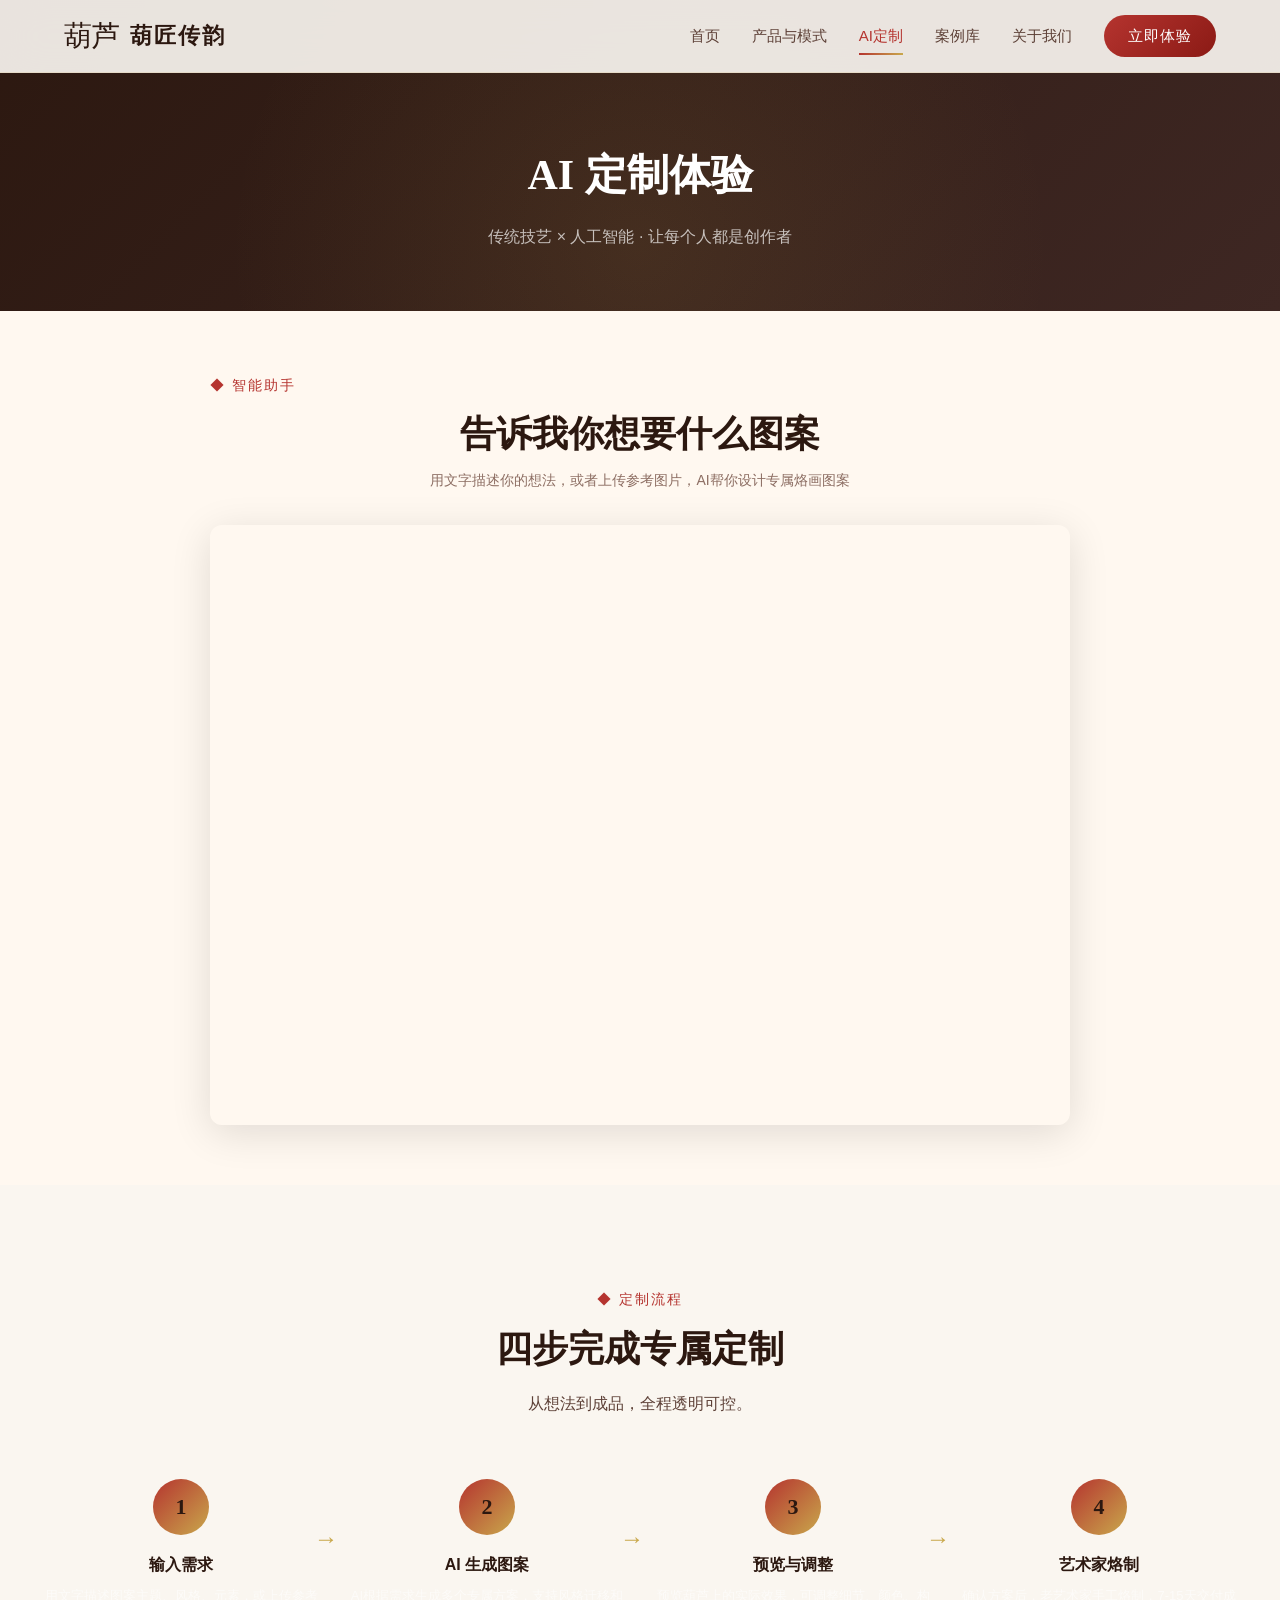
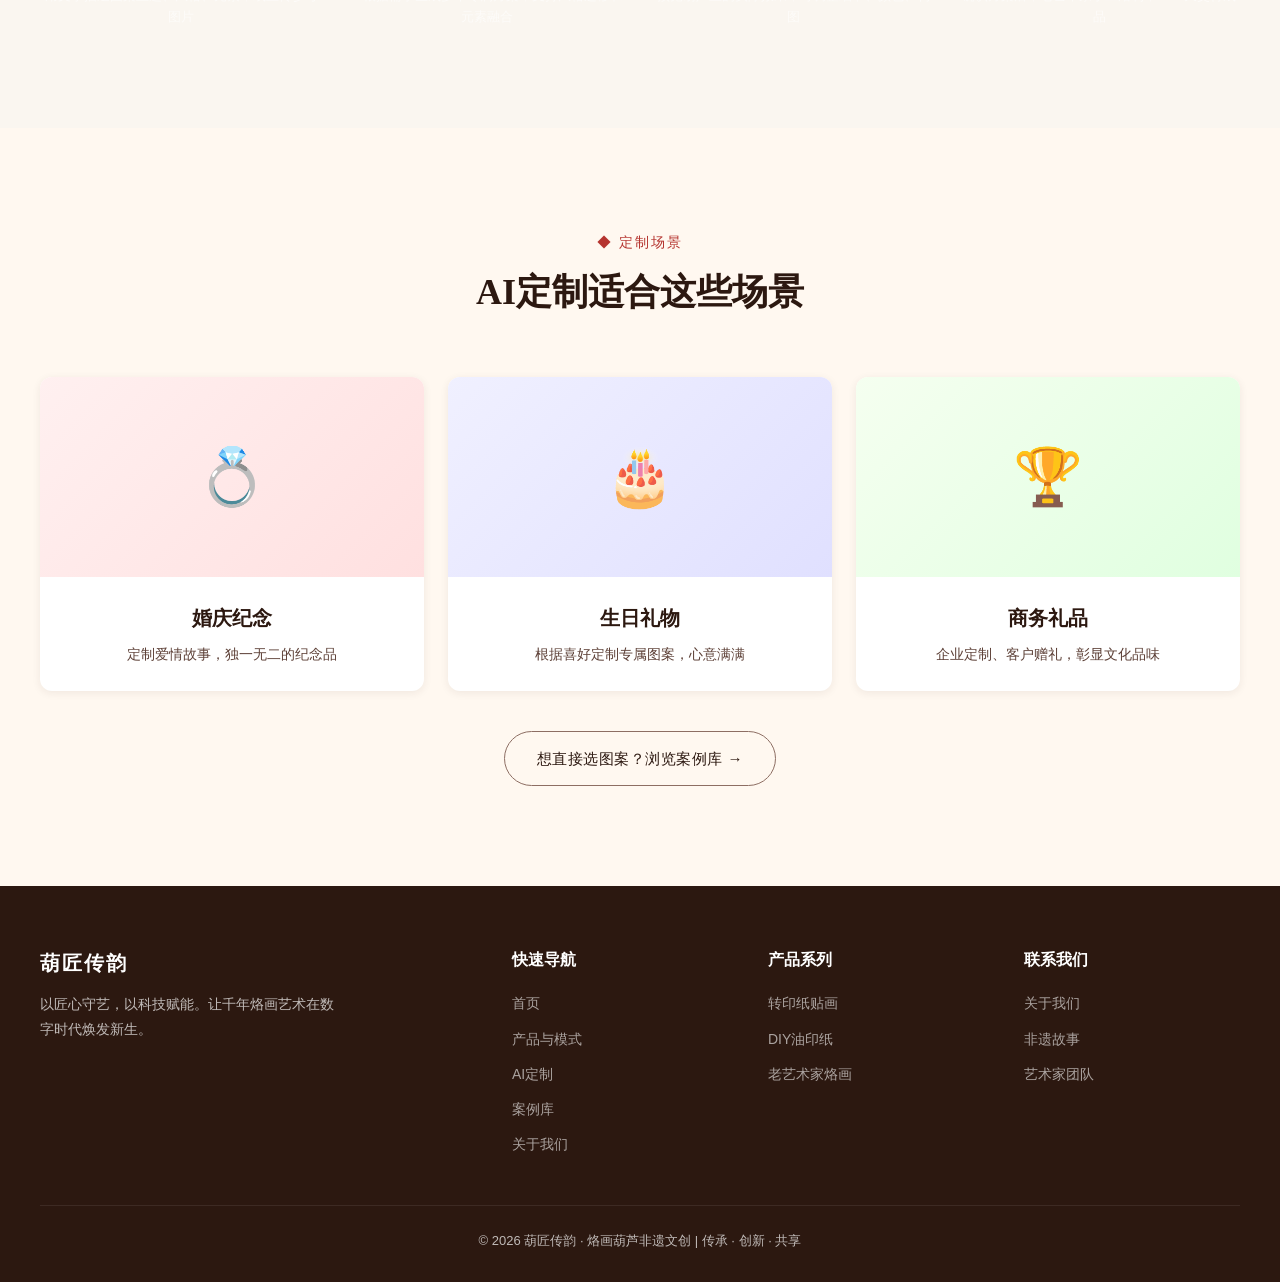
<file: ai-custom.html>
<!DOCTYPE html>
<html lang="zh-CN">
<head>
  <meta charset="UTF-8">
  <meta name="viewport" content="width=device-width, initial-scale=1.0">
  <title>AI定制体验 - 葫匠传韵 | 让AI为你创作专属烙画</title>
  <meta name="description" content="AI+非遗，让每个人都是创作者。只需描述想法，AI生成专属烙画图案，老艺术家手工烙制。">
  <link rel="stylesheet" href="css/style.css">
  <style>
    .ai-chat-section {
      padding: 60px 20px;
      max-width: 900px;
      margin: 0 auto;
    }
    .ai-chat-section .section-tag {
      text-align: center;
      margin-bottom: 12px;
    }
    .ai-chat-section .section-title {
      text-align: center;
      margin-bottom: 8px;
    }
    .ai-chat-section .section-desc {
      text-align: center;
      margin-bottom: 32px;
      color: var(--text-light);
      font-size: 14px;
    }
    #coze-chat-container {
      width: 100%;
      min-height: 600px;
      border-radius: 12px;
      overflow: hidden;
      box-shadow: 0 8px 40px rgba(0,0,0,0.12);
    }
    @media(max-width:768px) {
      .ai-chat-section { padding: 30px 12px; }
      #coze-chat-container { min-height: 500px; }
    }
  </style>
</head>
<body>
  <nav class="navbar" id="navbar">
    <div class="nav-container">
      <a href="index.html" class="nav-logo"><span class="logo-icon">葫芦</span><span class="logo-text">葫匠传韵</span></a>
      <div class="nav-links" id="navLinks">
        <a href="index.html">首页</a>
        <a href="products.html">产品与模式</a>
        <a href="ai-custom.html" class="active">AI定制</a>
        <a href="gallery.html">案例库</a>
        <a href="about.html">关于我们</a>
        <a href="ai-custom.html" class="nav-cta">立即体验</a>
      </div>
      <div class="hamburger" id="hamburger"><span></span><span></span><span></span></div>
    </div>
  </nav>
  <div class="overlay" id="overlay"></div>

  <section class="page-hero">
    <h1>AI 定制体验</h1>
    <p>传统技艺 × 人工智能 · 让每个人都是创作者</p>
  </section>

  <section class="ai-chat-section">
    <div class="section-tag">◆ 智能助手</div>
    <h2 class="section-title">告诉我你想要什么图案</h2>
    <p class="section-desc">用文字描述你的想法，或者上传参考图片，AI帮你设计专属烙画图案</p>
    <div id="coze-chat-container"></div>
  </section>

  <section class="section" style="background:var(--ivory);">
    <div class="section-container">
      <div class="section-header fade-in">
        <div class="section-tag">◆ 定制流程</div>
        <h2 class="section-title">四步完成专属定制</h2>
        <p class="section-desc">从想法到成品，全程透明可控。</p>
      </div>
      <div class="ai-flow fade-in">
        <div class="ai-flow-step"><div class="step-num">1</div><div class="step-title">输入需求</div><div class="step-desc">用文字描述图案主题、风格、元素，或上传参考图片</div></div>
        <div class="ai-flow-step"><div class="step-num">2</div><div class="step-title">AI 生成图案</div><div class="step-desc">AI根据需求生成多个专属方案，支持风格迁移和元素融合</div></div>
        <div class="ai-flow-step"><div class="step-num">3</div><div class="step-title">预览与调整</div><div class="step-desc">预览葫芦上的实际效果，可调整细节、颜色、构图</div></div>
        <div class="ai-flow-step"><div class="step-num">4</div><div class="step-title">艺术家烙制</div><div class="step-desc">确认方案后，老艺术家手工烙制，7-15天交付成品</div></div>
      </div>
    </div>
  </section>

  <section class="section">
    <div class="section-container">
      <div class="section-header fade-in">
        <div class="section-tag">◆ 定制场景</div>
        <h2 class="section-title">AI定制适合这些场景</h2>
      </div>
      <div class="gallery-grid fade-in">
        <div class="card" style="text-align:center;">
          <div class="card-image" style="height:200px;background:linear-gradient(135deg,#FFF0F0,#FFE0E0);display:flex;align-items:center;justify-content:center;"><span style="font-size:56px;">💍</span></div>
          <div class="card-body"><h3 class="card-title">婚庆纪念</h3><p class="card-text">定制爱情故事，独一无二的纪念品</p></div>
        </div>
        <div class="card" style="text-align:center;">
          <div class="card-image" style="height:200px;background:linear-gradient(135deg,#F0F0FF,#E0E0FF);display:flex;align-items:center;justify-content:center;"><span style="font-size:56px;">🎂</span></div>
          <div class="card-body"><h3 class="card-title">生日礼物</h3><p class="card-text">根据喜好定制专属图案，心意满满</p></div>
        </div>
        <div class="card" style="text-align:center;">
          <div class="card-image" style="height:200px;background:linear-gradient(135deg,#F5FFF0,#E0FFE0);display:flex;align-items:center;justify-content:center;"><span style="font-size:56px;">🏆</span></div>
          <div class="card-body"><h3 class="card-title">商务礼品</h3><p class="card-text">企业定制、客户赠礼，彰显文化品味</p></div>
        </div>
      </div>
      <div style="text-align:center;margin-top:40px;" class="fade-in">
        <a href="gallery.html" class="btn btn-outline">想直接选图案？浏览案例库 →</a>
      </div>
    </div>
  </section>

  <footer class="footer">
    <div class="footer-container">
      <div class="footer-brand"><div class="logo-text">葫匠传韵</div><p>以匠心守艺，以科技赋能。让千年烙画艺术在数字时代焕发新生。</p></div>
      <div><h4>快速导航</h4><ul class="footer-links"><li><a href="index.html">首页</a></li><li><a href="products.html">产品与模式</a></li><li><a href="ai-custom.html">AI定制</a></li><li><a href="gallery.html">案例库</a></li><li><a href="about.html">关于我们</a></li></ul></div>
      <div><h4>产品系列</h4><ul class="footer-links"><li><a href="products.html">转印纸贴画</a></li><li><a href="products.html">DIY油印纸</a></li><li><a href="products.html">老艺术家烙画</a></li></ul></div>
      <div><h4>联系我们</h4><ul class="footer-links"><li><a href="about.html">关于我们</a></li><li><a href="about.html">非遗故事</a></li><li><a href="about.html">艺术家团队</a></li></ul></div>
    </div>
    <div class="footer-bottom"><p>&copy; 2026 葫匠传韵 &middot; 烙画葫芦非遗文创 | 传承 &middot; 创新 &middot; 共享</p></div>
  </footer>

  <!-- Coze 智能体 - 内嵌到页面 -->
  <script src="https://lf-cdn.coze.cn/obj/unpkg/flow-platform/chat-app-sdk/1.1.0-beta.0/libs/cn/index.js"></script>
  <script>
    document.addEventListener('DOMContentLoaded', function() {
      new CozeWebSDK.WebChatClient({
        config: {
          botId: '7629313639199047718',
        },
        auth: {
          type: 'token',
          token: 'pat_cztei_hOzZgLHojZp6qysJcvAU1gFM4VLFPRIcaSAuRGDnJ5s9ZOdOKsRiJ22owz8SyX9dG',
          onRefreshToken: function() {
            return 'pat_cztei_hOzZgLHojZp6qysJcvAU1gFM4VLFPRIcaSAuRGDnJ5s9ZOdOKsRiJ22owz8SyX9dG';
          }
        },
        chatBox: {
          el: document.getElementById('coze-chat-container'),
          title: '葫匠传韵 · AI定制助手',
          width: '100%',
        },
        ui: {
          floatWindow: { isNeed: false },
          header: { isShow: true, isNeedClose: false },
          footer: { isShow: false },
        },
      });
    });
  </script>
  <script>
    const navbar=document.getElementById('navbar');window.addEventListener('scroll',()=>navbar.classList.toggle('scrolled',window.scrollY>50));
    const hamburger=document.getElementById('hamburger'),navLinks=document.getElementById('navLinks'),overlay=document.getElementById('overlay');
    hamburger.addEventListener('click',()=>{hamburger.classList.toggle('active');navLinks.classList.toggle('open');overlay.classList.toggle('active');});
    overlay.addEventListener('click',()=>{hamburger.classList.remove('active');navLinks.classList.remove('open');overlay.classList.remove('active');});
    navLinks.querySelectorAll('a').forEach(l=>l.addEventListener('click',()=>{hamburger.classList.remove('active');navLinks.classList.remove('open');overlay.classList.remove('active');}));
    document.querySelectorAll('.fade-in').forEach(el=>new IntersectionObserver(e=>e.forEach(x=>{if(x.isIntersecting)x.target.classList.add('visible')}),{threshold:0.1}).observe(el));
  </script>
</body>
</html>
</file>
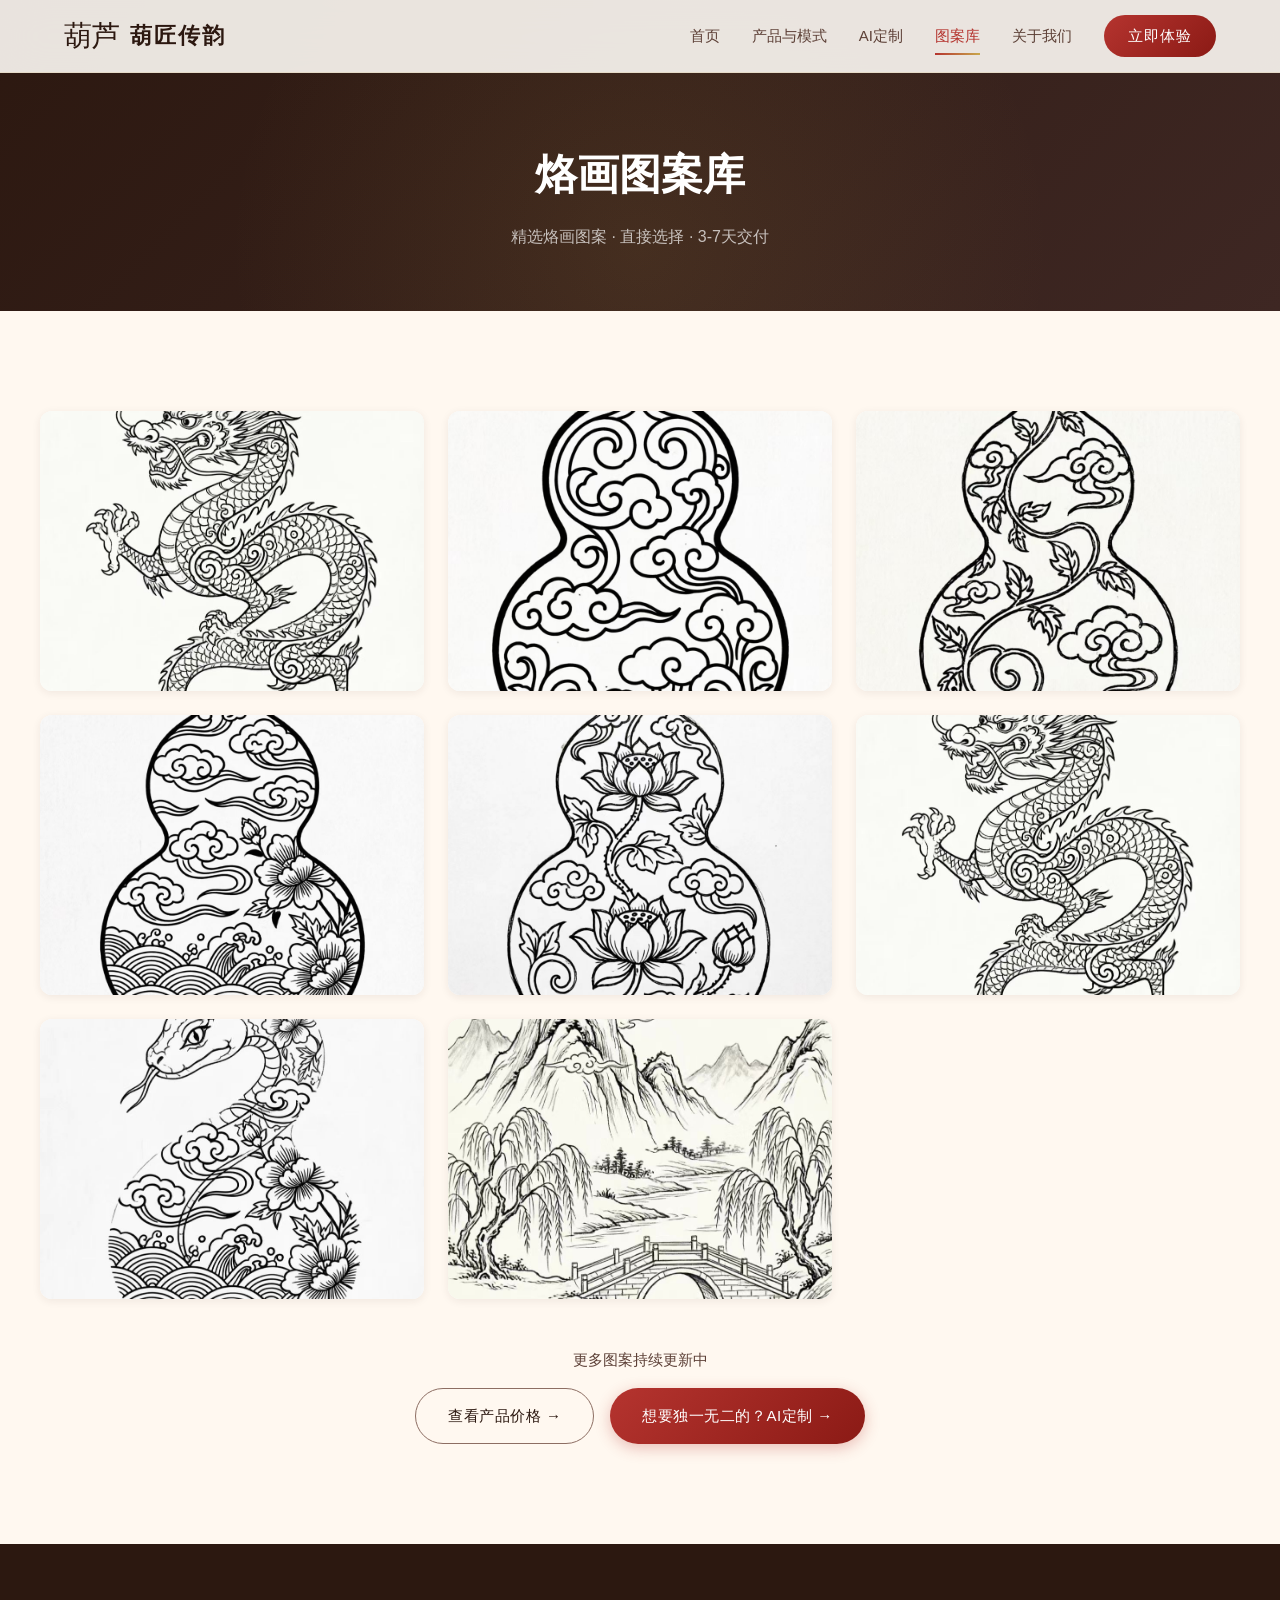
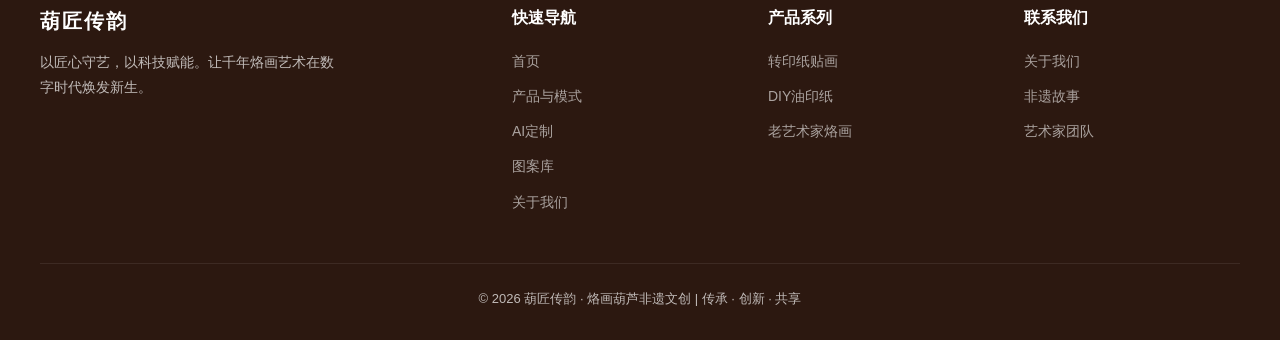
<file: gallery.html>
<!DOCTYPE html>
<html lang="zh-CN">
<head>
  <meta charset="UTF-8">
  <meta name="viewport" content="width=device-width, initial-scale=1.0">
  <title>图案库 - 葫匠传韵 | 烙画葫芦图案选择</title>
  <meta name="description" content="精选烙画葫芦图案库，传统纹样、生肖、花鸟、山水等多种题材。选择你喜欢的图案，3-7天快速交付。">
  <link rel="stylesheet" href="css/style.css">
</head>
<body>
  <nav class="navbar" id="navbar">
    <div class="nav-container">
      <a href="index.html" class="nav-logo"><span class="logo-icon">葫芦</span><span class="logo-text">葫匠传韵</span></a>
      <div class="nav-links" id="navLinks">
        <a href="index.html">首页</a>
        <a href="products.html">产品与模式</a>
        <a href="ai-custom.html">AI定制</a>
        <a href="gallery.html" class="active">图案库</a>
        <a href="about.html">关于我们</a>
        <a href="ai-custom.html" class="nav-cta">立即体验</a>
      </div>
      <div class="hamburger" id="hamburger"><span></span><span></span><span></span></div>
    </div>
  </nav>
  <div class="overlay" id="overlay"></div>

  <section class="page-hero">
    <h1>烙画图案库</h1>
    <p>精选烙画图案 · 直接选择 · 3-7天交付</p>
  </section>

  <section class="section">
    <div class="section-container">
      <div class="gallery-grid fade-in" id="galleryGrid">

        <div class="gallery-item">
          <div class="image">
            <img src="images/gallery-3.jpg" alt="烙画图案1">
            <div class="overlay"><span class="btn btn-primary">选择此图案</span></div>
          </div>
        </div>

        <div class="gallery-item">
          <div class="image">
            <img src="images/gallery-4.jpg" alt="烙画图案2">
            <div class="overlay"><span class="btn btn-primary">选择此图案</span></div>
          </div>
        </div>

        <div class="gallery-item">
          <div class="image">
            <img src="images/gallery-5.jpg" alt="烙画图案3">
            <div class="overlay"><span class="btn btn-primary">选择此图案</span></div>
          </div>
        </div>

        <div class="gallery-item">
          <div class="image">
            <img src="images/gallery-6.jpg" alt="烙画图案4">
            <div class="overlay"><span class="btn btn-primary">选择此图案</span></div>
          </div>
        </div>

        <div class="gallery-item">
          <div class="image">
            <img src="images/gallery-7.jpg" alt="烙画图案5">
            <div class="overlay"><span class="btn btn-primary">选择此图案</span></div>
          </div>
        </div>

        <div class="gallery-item">
          <div class="image">
            <img src="images/gallery-8.jpg" alt="烙画图案6">
            <div class="overlay"><span class="btn btn-primary">选择此图案</span></div>
          </div>
        </div>

        <div class="gallery-item">
          <div class="image">
            <img src="images/gallery-9.jpg" alt="烙画图案7">
            <div class="overlay"><span class="btn btn-primary">选择此图案</span></div>
          </div>
        </div>

        <div class="gallery-item">
          <div class="image">
            <img src="images/gallery-10.jpg" alt="烙画图案8">
            <div class="overlay"><span class="btn btn-primary">选择此图案</span></div>
          </div>
        </div>

      </div>

      <div style="text-align:center;margin-top:48px;" class="fade-in">
        <p style="font-size:15px;color:var(--text-secondary);margin-bottom:16px;">更多图案持续更新中</p>
        <div style="display:flex;gap:16px;justify-content:center;flex-wrap:wrap;">
          <a href="products.html" class="btn btn-outline">查看产品价格 →</a>
          <a href="ai-custom.html" class="btn btn-primary">想要独一无二的？AI定制 →</a>
        </div>
      </div>
    </div>
  </section>

  <footer class="footer">
    <div class="footer-container">
      <div class="footer-brand"><div class="logo-text">葫匠传韵</div><p>以匠心守艺，以科技赋能。让千年烙画艺术在数字时代焕发新生。</p></div>
      <div><h4>快速导航</h4><ul class="footer-links"><li><a href="index.html">首页</a></li><li><a href="products.html">产品与模式</a></li><li><a href="ai-custom.html">AI定制</a></li><li><a href="gallery.html">图案库</a></li><li><a href="about.html">关于我们</a></li></ul></div>
      <div><h4>产品系列</h4><ul class="footer-links"><li><a href="products.html">转印纸贴画</a></li><li><a href="products.html">DIY油印纸</a></li><li><a href="products.html">老艺术家烙画</a></li></ul></div>
      <div><h4>联系我们</h4><ul class="footer-links"><li><a href="about.html">关于我们</a></li><li><a href="about.html">非遗故事</a></li><li><a href="about.html">艺术家团队</a></li></ul></div>
    </div>
    <div class="footer-bottom"><p>&copy; 2026 葫匠传韵 &middot; 烙画葫芦非遗文创 | 传承 &middot; 创新 &middot; 共享</p></div>
  </footer>
  <script>
    const navbar=document.getElementById('navbar');window.addEventListener('scroll',()=>navbar.classList.toggle('scrolled',window.scrollY>50));
    const hamburger=document.getElementById('hamburger'),navLinks=document.getElementById('navLinks'),overlay=document.getElementById('overlay');
    hamburger.addEventListener('click',()=>{hamburger.classList.toggle('active');navLinks.classList.toggle('open');overlay.classList.toggle('active');});
    overlay.addEventListener('click',()=>{hamburger.classList.remove('active');navLinks.classList.remove('open');overlay.classList.remove('active');});
    navLinks.querySelectorAll('a').forEach(l=>l.addEventListener('click',()=>{hamburger.classList.remove('active');navLinks.classList.remove('open');overlay.classList.remove('active');}));
    document.querySelectorAll('.fade-in').forEach(el=>new IntersectionObserver(e=>e.forEach(x=>{if(x.isIntersecting)x.target.classList.add('visible')}),{threshold:0.1}).observe(el));
  </script>
</body>
</html>
</file>
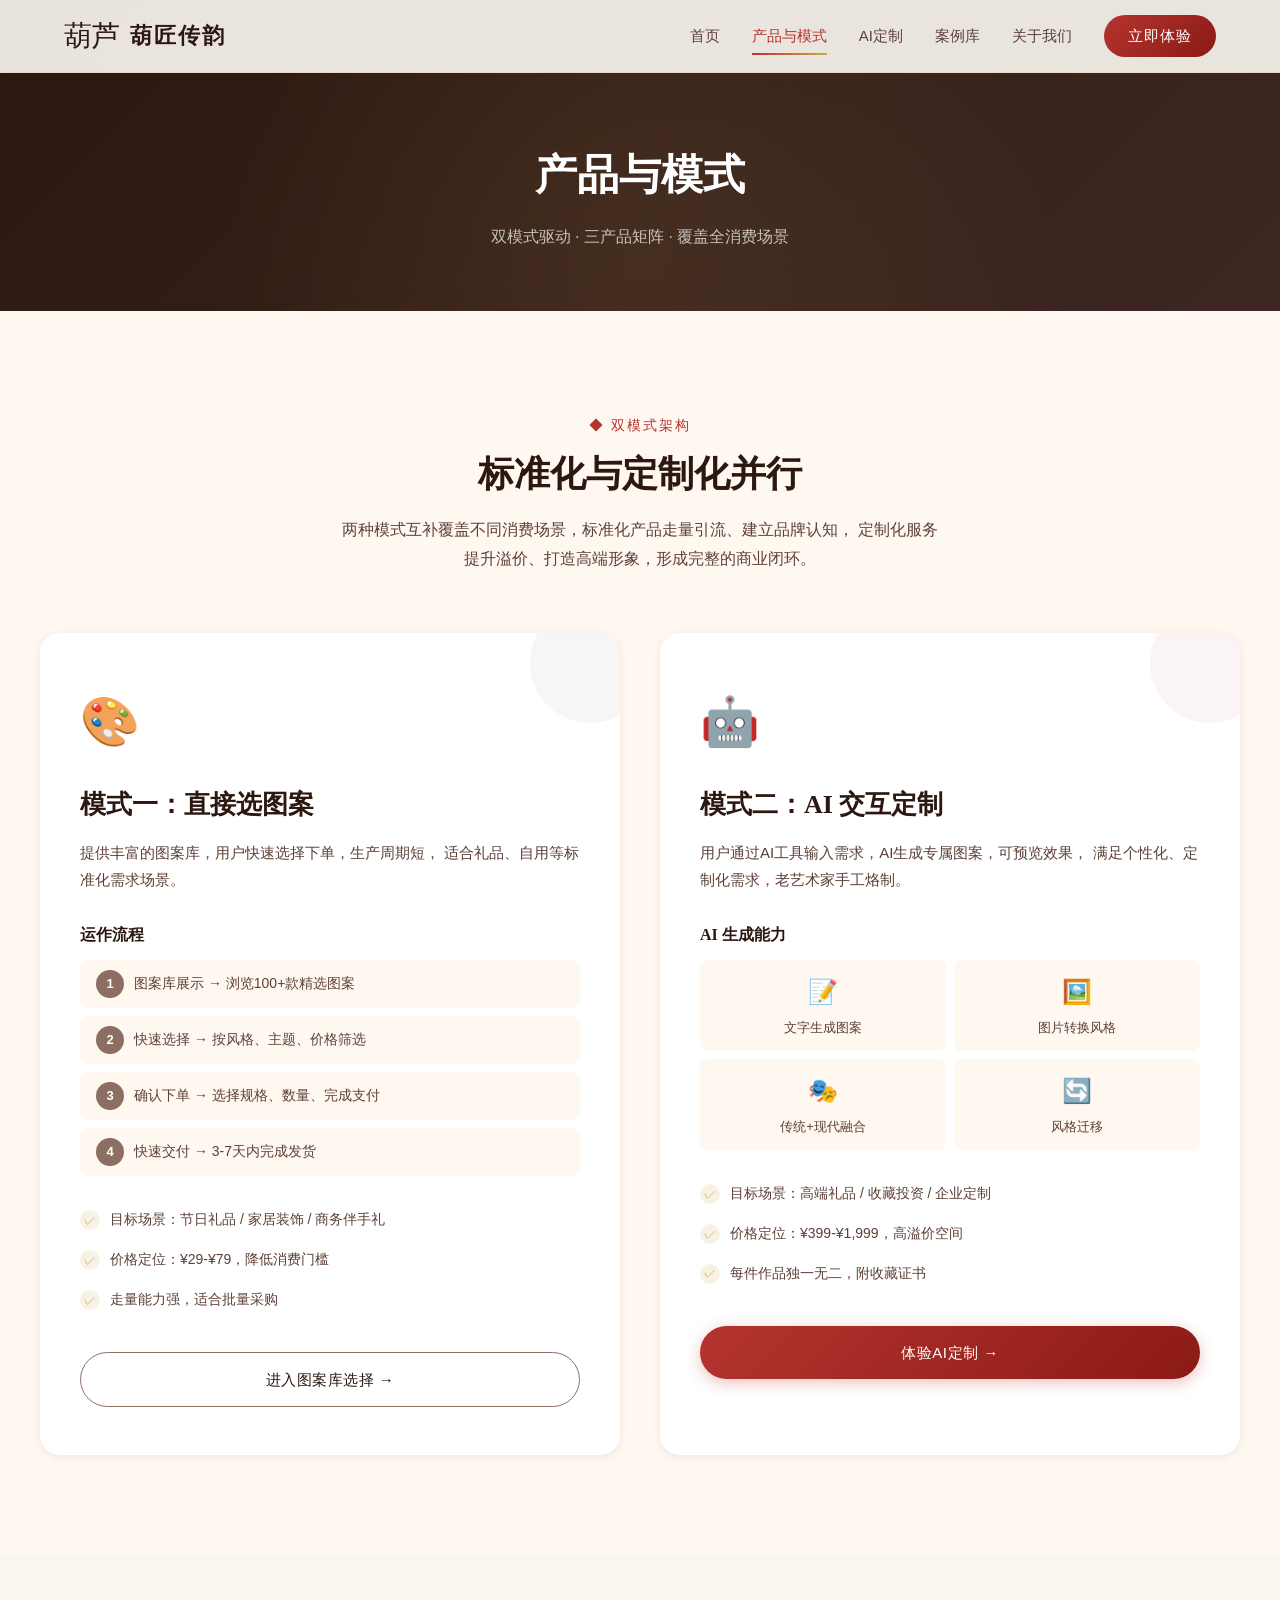
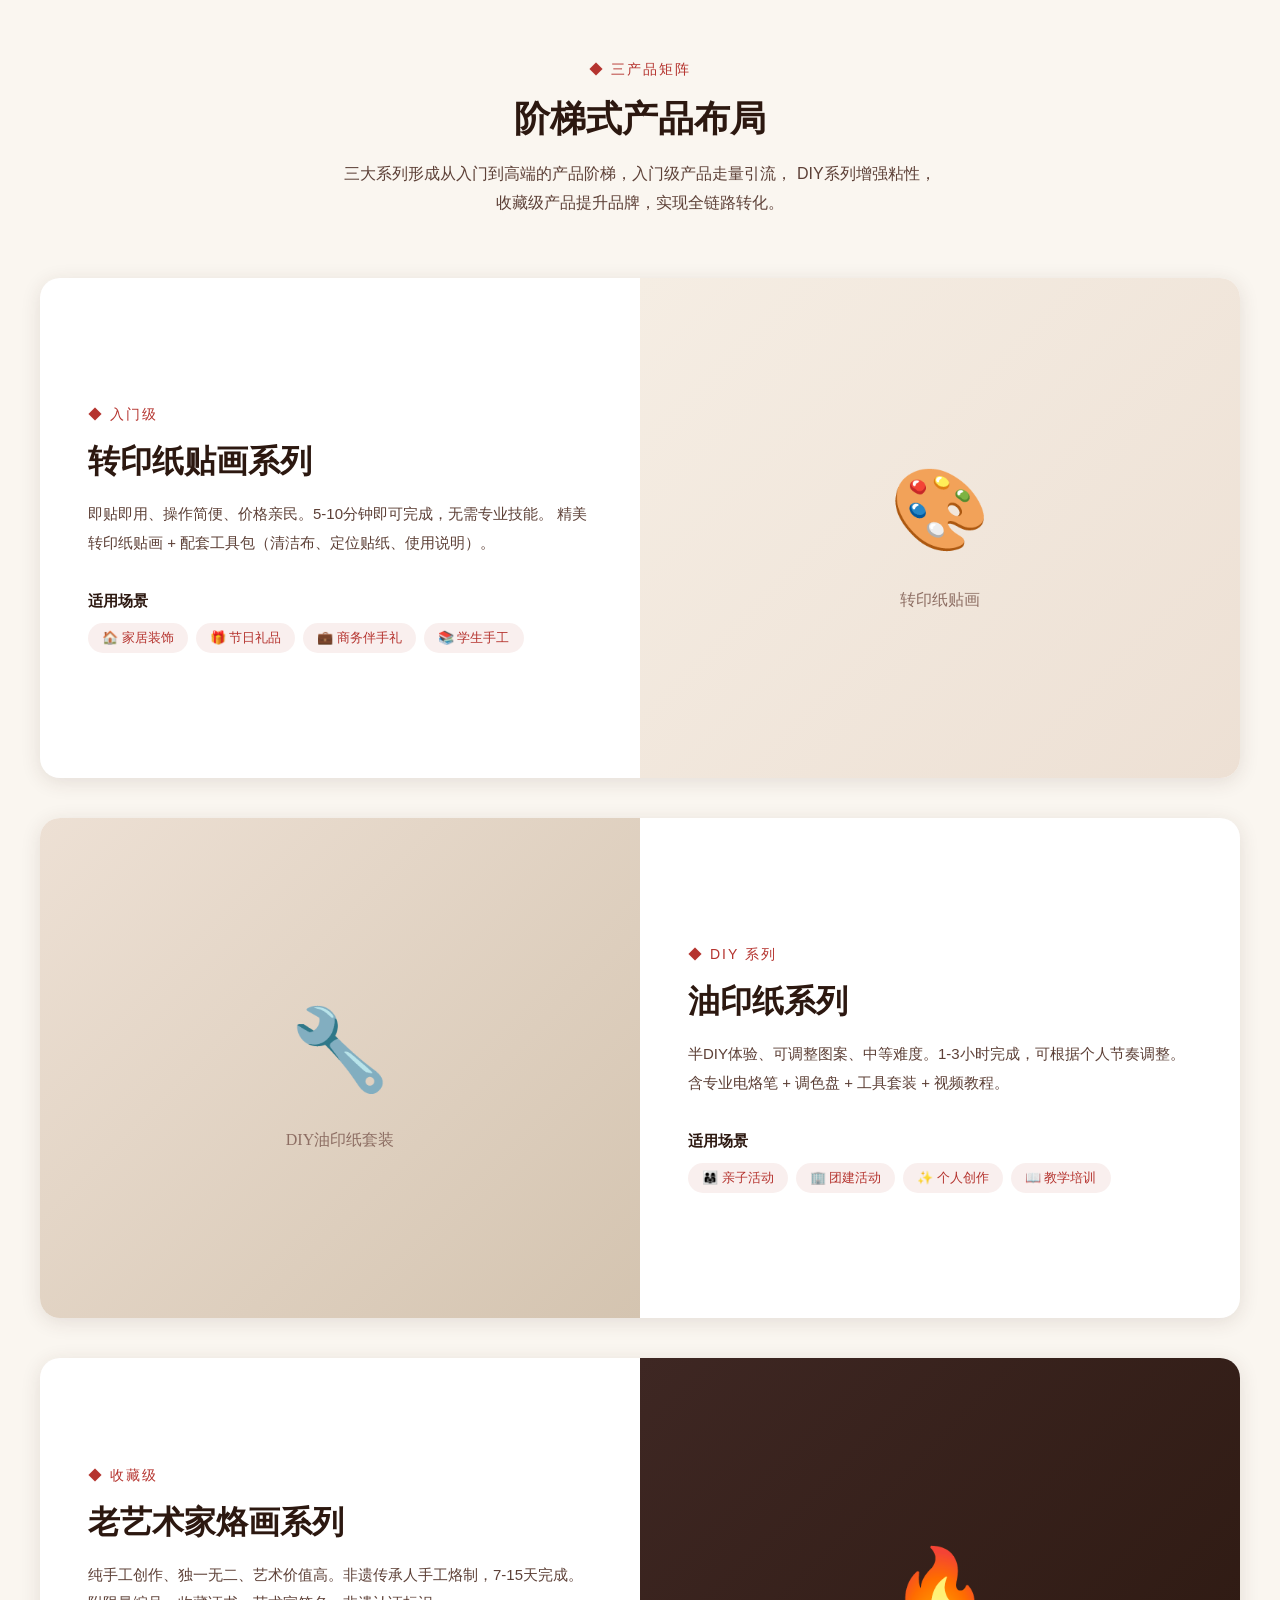
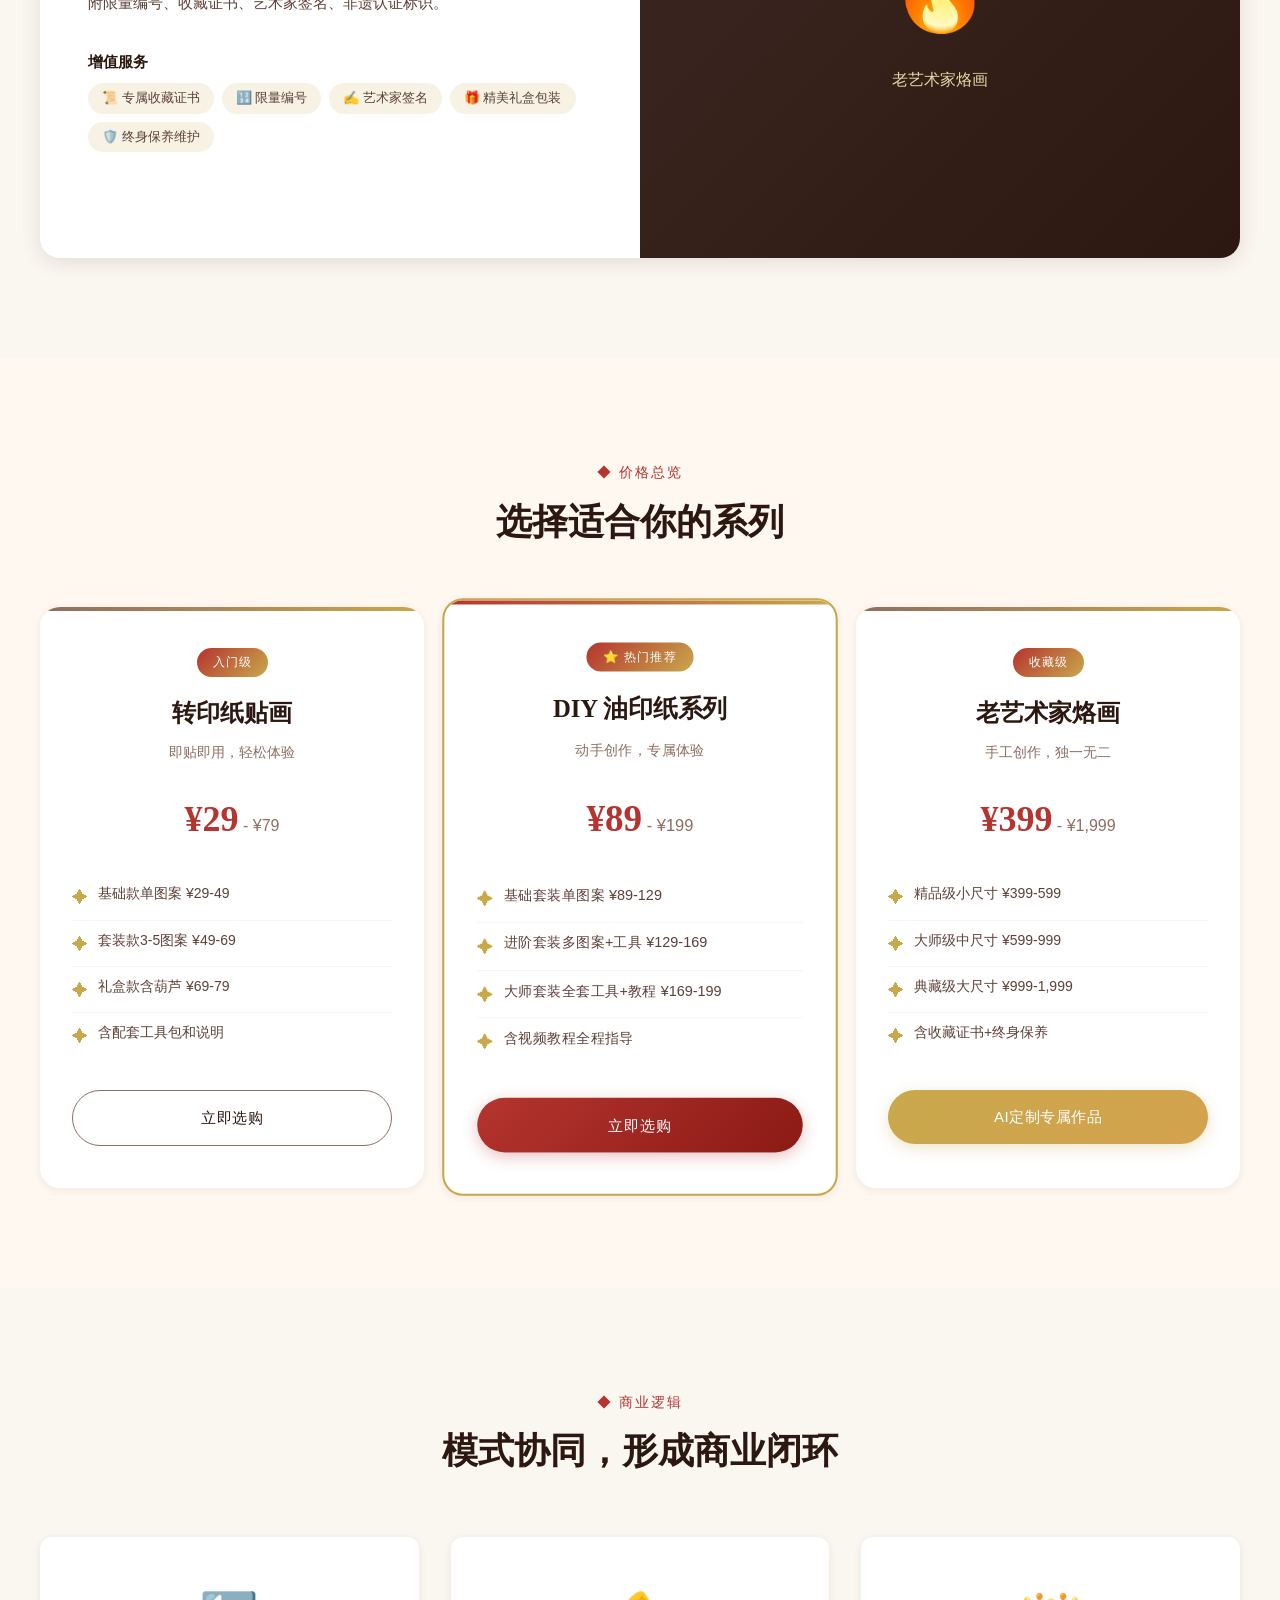
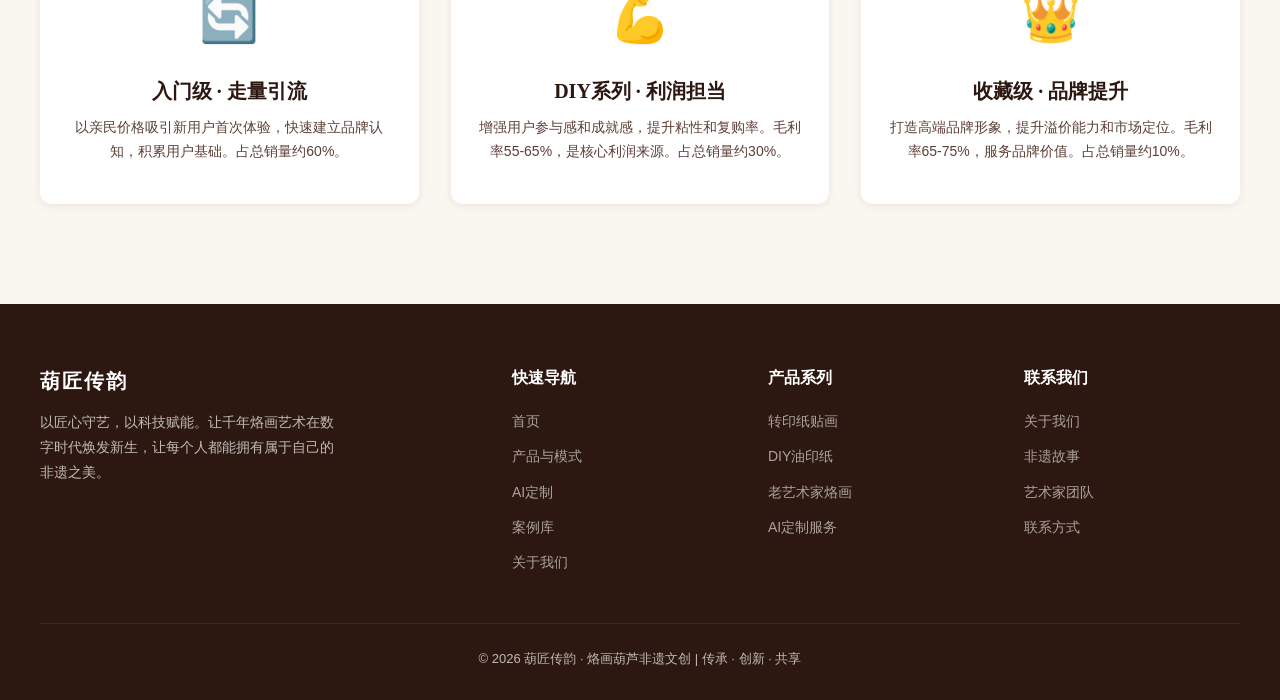
<file: products.html>
<!DOCTYPE html>
<html lang="zh-CN">
<head>
  <meta charset="UTF-8">
  <meta name="viewport" content="width=device-width, initial-scale=1.0">
  <title>产品与模式 - 葫匠传韵 | 烙画葫芦非遗文创</title>
  <meta name="description" content="双模式驱动、三产品矩阵。从29元入门体验到1999元收藏级作品，满足不同消费场景。">
  <link rel="stylesheet" href="css/style.css">
</head>
<body>

  <!-- 导航栏 -->
  <nav class="navbar" id="navbar">
    <div class="nav-container">
      <a href="index.html" class="nav-logo">
        <span class="logo-icon">葫芦</span>
        <span class="logo-text">葫匠传韵</span>
      </a>
      <div class="nav-links" id="navLinks">
        <a href="index.html">首页</a>
        <a href="products.html" class="active">产品与模式</a>
        <a href="ai-custom.html">AI定制</a>
        <a href="gallery.html">案例库</a>
        <a href="about.html">关于我们</a>
        <a href="ai-custom.html" class="nav-cta">立即体验</a>
      </div>
      <div class="hamburger" id="hamburger">
        <span></span>
        <span></span>
        <span></span>
      </div>
    </div>
  </nav>
  <div class="overlay" id="overlay"></div>

  <!-- 页面头部 -->
  <section class="page-hero">
    <h1>产品与模式</h1>
    <p>双模式驱动 · 三产品矩阵 · 覆盖全消费场景</p>
  </section>

  <!-- 双模式架构 -->
  <section class="section">
    <div class="section-container">
      <div class="section-header fade-in">
        <div class="section-tag">◆ 双模式架构</div>
        <h2 class="section-title">标准化与定制化并行</h2>
        <p class="section-desc">
          两种模式互补覆盖不同消费场景，标准化产品走量引流、建立品牌认知，
          定制化服务提升溢价、打造高端形象，形成完整的商业闭环。
        </p>
      </div>

      <div class="mode-section">
        <!-- 模式一 -->
        <div class="mode-card mode-traditional fade-in">
          <div class="mode-icon">🎨</div>
          <h3 class="mode-title">模式一：直接选图案</h3>
          <p class="mode-desc">
            提供丰富的图案库，用户快速选择下单，生产周期短，
            适合礼品、自用等标准化需求场景。
          </p>
          <div style="margin-bottom:24px;">
            <h4 style="font-family:var(--font-cn);font-size:16px;color:var(--charcoal);margin-bottom:12px;">运作流程</h4>
            <div style="display:flex;flex-direction:column;gap:8px;">
              <div style="display:flex;align-items:center;gap:10px;padding:10px 16px;background:var(--cream);border-radius:var(--radius-sm);">
                <span style="width:28px;height:28px;border-radius:50%;background:var(--brown-light);color:white;display:flex;align-items:center;justify-content:center;font-size:13px;font-weight:600;flex-shrink:0;">1</span>
                <span style="font-size:14px;color:var(--text-secondary);">图案库展示 → 浏览100+款精选图案</span>
              </div>
              <div style="display:flex;align-items:center;gap:10px;padding:10px 16px;background:var(--cream);border-radius:var(--radius-sm);">
                <span style="width:28px;height:28px;border-radius:50%;background:var(--brown-light);color:white;display:flex;align-items:center;justify-content:center;font-size:13px;font-weight:600;flex-shrink:0;">2</span>
                <span style="font-size:14px;color:var(--text-secondary);">快速选择 → 按风格、主题、价格筛选</span>
              </div>
              <div style="display:flex;align-items:center;gap:10px;padding:10px 16px;background:var(--cream);border-radius:var(--radius-sm);">
                <span style="width:28px;height:28px;border-radius:50%;background:var(--brown-light);color:white;display:flex;align-items:center;justify-content:center;font-size:13px;font-weight:600;flex-shrink:0;">3</span>
                <span style="font-size:14px;color:var(--text-secondary);">确认下单 → 选择规格、数量、完成支付</span>
              </div>
              <div style="display:flex;align-items:center;gap:10px;padding:10px 16px;background:var(--cream);border-radius:var(--radius-sm);">
                <span style="width:28px;height:28px;border-radius:50%;background:var(--brown-light);color:white;display:flex;align-items:center;justify-content:center;font-size:13px;font-weight:600;flex-shrink:0;">4</span>
                <span style="font-size:14px;color:var(--text-secondary);">快速交付 → 3-7天内完成发货</span>
              </div>
            </div>
          </div>
          <ul class="mode-features">
            <li><span class="check">✓</span> 目标场景：节日礼品 / 家居装饰 / 商务伴手礼</li>
            <li><span class="check">✓</span> 价格定位：¥29-¥79，降低消费门槛</li>
            <li><span class="check">✓</span> 走量能力强，适合批量采购</li>
          </ul>
          <a href="gallery.html" class="btn btn-outline" style="width:100%;justify-content:center;">进入图案库选择 →</a>
        </div>

        <!-- 模式二 -->
        <div class="mode-card mode-ai fade-in">
          <div class="mode-icon">🤖</div>
          <h3 class="mode-title">模式二：AI 交互定制</h3>
          <p class="mode-desc">
            用户通过AI工具输入需求，AI生成专属图案，可预览效果，
            满足个性化、定制化需求，老艺术家手工烙制。
          </p>
          <div style="margin-bottom:24px;">
            <h4 style="font-family:var(--font-cn);font-size:16px;color:var(--charcoal);margin-bottom:12px;">AI 生成能力</h4>
            <div style="display:grid;grid-template-columns:1fr 1fr;gap:8px;">
              <div style="padding:12px;background:var(--cream);border-radius:var(--radius-sm);text-align:center;">
                <div style="font-size:24px;margin-bottom:4px;">📝</div>
                <div style="font-size:13px;color:var(--text-secondary);">文字生成图案</div>
              </div>
              <div style="padding:12px;background:var(--cream);border-radius:var(--radius-sm);text-align:center;">
                <div style="font-size:24px;margin-bottom:4px;">🖼️</div>
                <div style="font-size:13px;color:var(--text-secondary);">图片转换风格</div>
              </div>
              <div style="padding:12px;background:var(--cream);border-radius:var(--radius-sm);text-align:center;">
                <div style="font-size:24px;margin-bottom:4px;">🎭</div>
                <div style="font-size:13px;color:var(--text-secondary);">传统+现代融合</div>
              </div>
              <div style="padding:12px;background:var(--cream);border-radius:var(--radius-sm);text-align:center;">
                <div style="font-size:24px;margin-bottom:4px;">🔄</div>
                <div style="font-size:13px;color:var(--text-secondary);">风格迁移</div>
              </div>
            </div>
          </div>
          <ul class="mode-features">
            <li><span class="check">✓</span> 目标场景：高端礼品 / 收藏投资 / 企业定制</li>
            <li><span class="check">✓</span> 价格定位：¥399-¥1,999，高溢价空间</li>
            <li><span class="check">✓</span> 每件作品独一无二，附收藏证书</li>
          </ul>
          <a href="ai-custom.html" class="btn btn-primary" style="width:100%;justify-content:center;">体验AI定制 →</a>
        </div>
      </div>
    </div>
  </section>

  <!-- 三系列产品详情 -->
  <section class="section" style="background: var(--ivory);">
    <div class="section-container">
      <div class="section-header fade-in">
        <div class="section-tag">◆ 三产品矩阵</div>
        <h2 class="section-title">阶梯式产品布局</h2>
        <p class="section-desc">
          三大系列形成从入门到高端的产品阶梯，入门级产品走量引流，
          DIY系列增强粘性，收藏级产品提升品牌，实现全链路转化。
        </p>
      </div>

      <!-- 入门级 -->
      <div class="heritage-story fade-in" style="margin-bottom:40px;">
        <div class="heritage-content" style="order:1;">
          <div class="section-tag">◆ 入门级</div>
          <h2>转印纸贴画系列</h2>
          <p>
            即贴即用、操作简便、价格亲民。5-10分钟即可完成，无需专业技能。
            精美转印纸贴画 + 配套工具包（清洁布、定位贴纸、使用说明）。
          </p>
          <div style="margin-top:16px;">
            <h4 style="font-family:var(--font-cn);font-size:15px;color:var(--charcoal);margin-bottom:8px;">适用场景</h4>
            <div style="display:flex;flex-wrap:wrap;gap:8px;">
              <span style="padding:4px 14px;background:rgba(181,52,47,0.08);color:var(--cinnabar);border-radius:var(--radius-full);font-size:13px;">🏠 家居装饰</span>
              <span style="padding:4px 14px;background:rgba(181,52,47,0.08);color:var(--cinnabar);border-radius:var(--radius-full);font-size:13px;">🎁 节日礼品</span>
              <span style="padding:4px 14px;background:rgba(181,52,47,0.08);color:var(--cinnabar);border-radius:var(--radius-full);font-size:13px;">💼 商务伴手礼</span>
              <span style="padding:4px 14px;background:rgba(181,52,47,0.08);color:var(--cinnabar);border-radius:var(--radius-full);font-size:13px;">📚 学生手工</span>
            </div>
          </div>
        </div>
        <div class="heritage-image" style="background:linear-gradient(135deg,#F5EDE3,#EDE0D4);display:flex;align-items:center;justify-content:center;order:2;">
          <div style="text-align:center;">
            <span style="font-size:80px;display:block;">🎨</span>
            <p style="font-family:var(--font-cn);color:var(--text-light);margin-top:8px;">转印纸贴画</p>
          </div>
        </div>
      </div>

      <!-- DIY级 -->
      <div class="heritage-story fade-in" style="margin-bottom:40px;">
        <div class="heritage-image" style="background:linear-gradient(135deg,#EDE0D4,#D4C4B0);display:flex;align-items:center;justify-content:center;">
          <div style="text-align:center;">
            <span style="font-size:80px;display:block;">🔧</span>
            <p style="font-family:var(--font-cn);color:var(--text-light);margin-top:8px;">DIY油印纸套装</p>
          </div>
        </div>
        <div class="heritage-content">
          <div class="section-tag">◆ DIY 系列</div>
          <h2>油印纸系列</h2>
          <p>
            半DIY体验、可调整图案、中等难度。1-3小时完成，可根据个人节奏调整。
            含专业电烙笔 + 调色盘 + 工具套装 + 视频教程。
          </p>
          <div style="margin-top:16px;">
            <h4 style="font-family:var(--font-cn);font-size:15px;color:var(--charcoal);margin-bottom:8px;">适用场景</h4>
            <div style="display:flex;flex-wrap:wrap;gap:8px;">
              <span style="padding:4px 14px;background:rgba(181,52,47,0.08);color:var(--cinnabar);border-radius:var(--radius-full);font-size:13px;">👨‍👩‍👧 亲子活动</span>
              <span style="padding:4px 14px;background:rgba(181,52,47,0.08);color:var(--cinnabar);border-radius:var(--radius-full);font-size:13px;">🏢 团建活动</span>
              <span style="padding:4px 14px;background:rgba(181,52,47,0.08);color:var(--cinnabar);border-radius:var(--radius-full);font-size:13px;">✨ 个人创作</span>
              <span style="padding:4px 14px;background:rgba(181,52,47,0.08);color:var(--cinnabar);border-radius:var(--radius-full);font-size:13px;">📖 教学培训</span>
            </div>
          </div>
        </div>
      </div>

      <!-- 收藏级 -->
      <div class="heritage-story fade-in">
        <div class="heritage-content" style="order:1;">
          <div class="section-tag">◆ 收藏级</div>
          <h2>老艺术家烙画系列</h2>
          <p>
            纯手工创作、独一无二、艺术价值高。非遗传承人手工烙制，7-15天完成。
            附限量编号、收藏证书、艺术家签名、非遗认证标识。
          </p>
          <div style="margin-top:16px;">
            <h4 style="font-family:var(--font-cn);font-size:15px;color:var(--charcoal);margin-bottom:8px;">增值服务</h4>
            <div style="display:flex;flex-wrap:wrap;gap:8px;">
              <span style="padding:4px 14px;background:rgba(201,168,76,0.15);color:var(--brown);border-radius:var(--radius-full);font-size:13px;">📜 专属收藏证书</span>
              <span style="padding:4px 14px;background:rgba(201,168,76,0.15);color:var(--brown);border-radius:var(--radius-full);font-size:13px;">🔢 限量编号</span>
              <span style="padding:4px 14px;background:rgba(201,168,76,0.15);color:var(--brown);border-radius:var(--radius-full);font-size:13px;">✍️ 艺术家签名</span>
              <span style="padding:4px 14px;background:rgba(201,168,76,0.15);color:var(--brown);border-radius:var(--radius-full);font-size:13px;">🎁 精美礼盒包装</span>
              <span style="padding:4px 14px;background:rgba(201,168,76,0.15);color:var(--brown);border-radius:var(--radius-full);font-size:13px;">🛡️ 终身保养维护</span>
            </div>
          </div>
        </div>
        <div class="heritage-image" style="background:linear-gradient(135deg,var(--brown-dark),var(--charcoal));display:flex;align-items:center;justify-content:center;order:2;">
          <div style="text-align:center;">
            <span style="font-size:80px;display:block;">🔥</span>
            <p style="font-family:var(--font-cn);color:var(--gold-light);margin-top:8px;">老艺术家烙画</p>
          </div>
        </div>
      </div>
    </div>
  </section>

  <!-- 产品价格总览 -->
  <section class="section">
    <div class="section-container">
      <div class="section-header fade-in">
        <div class="section-tag">◆ 价格总览</div>
        <h2 class="section-title">选择适合你的系列</h2>
      </div>

      <div class="product-tiers fade-in">
        <div class="tier-card">
          <div class="tier-badge">入门级</div>
          <h3 class="tier-name">转印纸贴画</h3>
          <p class="tier-subtitle">即贴即用，轻松体验</p>
          <div class="tier-price">
            <span class="amount">¥29</span>
            <span class="range">- ¥79</span>
          </div>
          <ul class="tier-features">
            <li><span class="icon">✦</span> 基础款单图案 ¥29-49</li>
            <li><span class="icon">✦</span> 套装款3-5图案 ¥49-69</li>
            <li><span class="icon">✦</span> 礼盒款含葫芦 ¥69-79</li>
            <li><span class="icon">✦</span> 含配套工具包和说明</li>
          </ul>
          <a href="gallery.html" class="btn btn-outline" style="width:100%;justify-content:center;">立即选购</a>
        </div>

        <div class="tier-card featured">
          <div class="tier-badge">⭐ 热门推荐</div>
          <h3 class="tier-name">DIY 油印纸系列</h3>
          <p class="tier-subtitle">动手创作，专属体验</p>
          <div class="tier-price">
            <span class="amount">¥89</span>
            <span class="range">- ¥199</span>
          </div>
          <ul class="tier-features">
            <li><span class="icon">✦</span> 基础套装单图案 ¥89-129</li>
            <li><span class="icon">✦</span> 进阶套装多图案+工具 ¥129-169</li>
            <li><span class="icon">✦</span> 大师套装全套工具+教程 ¥169-199</li>
            <li><span class="icon">✦</span> 含视频教程全程指导</li>
          </ul>
          <a href="gallery.html" class="btn btn-primary" style="width:100%;justify-content:center;">立即选购</a>
        </div>

        <div class="tier-card">
          <div class="tier-badge">收藏级</div>
          <h3 class="tier-name">老艺术家烙画</h3>
          <p class="tier-subtitle">手工创作，独一无二</p>
          <div class="tier-price">
            <span class="amount">¥399</span>
            <span class="range">- ¥1,999</span>
          </div>
          <ul class="tier-features">
            <li><span class="icon">✦</span> 精品级小尺寸 ¥399-599</li>
            <li><span class="icon">✦</span> 大师级中尺寸 ¥599-999</li>
            <li><span class="icon">✦</span> 典藏级大尺寸 ¥999-1,999</li>
            <li><span class="icon">✦</span> 含收藏证书+终身保养</li>
          </ul>
          <a href="ai-custom.html" class="btn btn-gold" style="width:100%;justify-content:center;">AI定制专属作品</a>
        </div>
      </div>
    </div>
  </section>

  <!-- 商业逻辑 -->
  <section class="section" style="background: var(--ivory);">
    <div class="section-container">
      <div class="section-header fade-in">
        <div class="section-tag">◆ 商业逻辑</div>
        <h2 class="section-title">模式协同，形成商业闭环</h2>
      </div>
      <div class="feature-grid fade-in">
        <div class="feature-card">
          <div class="icon">🔄</div>
          <h3>入门级 · 走量引流</h3>
          <p>以亲民价格吸引新用户首次体验，快速建立品牌认知，积累用户基础。占总销量约60%。</p>
        </div>
        <div class="feature-card">
          <div class="icon">💪</div>
          <h3>DIY系列 · 利润担当</h3>
          <p>增强用户参与感和成就感，提升粘性和复购率。毛利率55-65%，是核心利润来源。占总销量约30%。</p>
        </div>
        <div class="feature-card">
          <div class="icon">👑</div>
          <h3>收藏级 · 品牌提升</h3>
          <p>打造高端品牌形象，提升溢价能力和市场定位。毛利率65-75%，服务品牌价值。占总销量约10%。</p>
        </div>
      </div>
    </div>
  </section>

  <!-- 页脚 -->
  <footer class="footer">
    <div class="footer-container">
      <div class="footer-brand">
        <div class="logo-text">葫匠传韵</div>
        <p>以匠心守艺，以科技赋能。让千年烙画艺术在数字时代焕发新生，让每个人都能拥有属于自己的非遗之美。</p>
      </div>
      <div>
        <h4>快速导航</h4>
        <ul class="footer-links">
          <li><a href="index.html">首页</a></li>
          <li><a href="products.html">产品与模式</a></li>
          <li><a href="ai-custom.html">AI定制</a></li>
          <li><a href="gallery.html">案例库</a></li>
          <li><a href="about.html">关于我们</a></li>
        </ul>
      </div>
      <div>
        <h4>产品系列</h4>
        <ul class="footer-links">
          <li><a href="products.html">转印纸贴画</a></li>
          <li><a href="products.html">DIY油印纸</a></li>
          <li><a href="products.html">老艺术家烙画</a></li>
          <li><a href="ai-custom.html">AI定制服务</a></li>
        </ul>
      </div>
      <div>
        <h4>联系我们</h4>
        <ul class="footer-links">
          <li><a href="about.html">关于我们</a></li>
          <li><a href="about.html">非遗故事</a></li>
          <li><a href="about.html">艺术家团队</a></li>
          <li><a href="about.html">联系方式</a></li>
        </ul>
      </div>
    </div>
    <div class="footer-bottom">
      <p>© 2026 葫匠传韵 · 烙画葫芦非遗文创 | 传承 · 创新 · 共享</p>
    </div>
  </footer>

  <script>
    const navbar = document.getElementById('navbar');
    window.addEventListener('scroll', () => {
      navbar.classList.toggle('scrolled', window.scrollY > 50);
    });
    const hamburger = document.getElementById('hamburger');
    const navLinks = document.getElementById('navLinks');
    const overlay = document.getElementById('overlay');
    hamburger.addEventListener('click', () => {
      hamburger.classList.toggle('active');
      navLinks.classList.toggle('open');
      overlay.classList.toggle('active');
    });
    overlay.addEventListener('click', () => {
      hamburger.classList.remove('active');
      navLinks.classList.remove('open');
      overlay.classList.remove('active');
    });
    navLinks.querySelectorAll('a').forEach(link => {
      link.addEventListener('click', () => {
        hamburger.classList.remove('active');
        navLinks.classList.remove('open');
        overlay.classList.remove('active');
      });
    });
    const observer = new IntersectionObserver((entries) => {
      entries.forEach(entry => {
        if (entry.isIntersecting) entry.target.classList.add('visible');
      });
    }, { threshold: 0.1 });
    document.querySelectorAll('.fade-in').forEach(el => observer.observe(el));
  </script>
</body>
</html>
</file>
<file: css/style.css>
/* ==========================================
   烙画葫芦 - 葫匠传韵 官网样式
   国潮亲和风 · 手机端优先
   ========================================== */

/* ---------- CSS 变量 ---------- */
:root {
  --cinnabar: #B5342F;        /* 朱砂红 */
  --cinnabar-dark: #8B1A15;
  --gold: #C9A84C;            /* 烙金 */
  --gold-light: #E8D5A3;
  --brown-dark: #3E2723;      /* 深棕 */
  --brown: #5D4037;
  --brown-light: #8D6E63;
  --amber: #D4A24E;
  --cream: #FFF8F0;           /* 米白 */
  --cream-warm: #F5EDE3;
  --ivory: #FAF6F0;
  --charcoal: #2C1810;
  --text-primary: #2C1810;
  --text-secondary: #5D4037;
  --text-light: #8D6E63;
  --white: #FFFFFF;
  --shadow-sm: 0 2px 8px rgba(62, 39, 35, 0.08);
  --shadow-md: 0 4px 20px rgba(62, 39, 35, 0.12);
  --shadow-lg: 0 8px 40px rgba(62, 39, 35, 0.16);
  --radius-sm: 8px;
  --radius-md: 12px;
  --radius-lg: 20px;
  --radius-full: 9999px;
  --font-cn: 'Noto Serif SC', 'STSong', 'SimSun', serif;
  --font-sans: 'Noto Sans SC', 'PingFang SC', 'Microsoft YaHei', sans-serif;
  --max-width: 1200px;
  --transition: all 0.3s cubic-bezier(0.4, 0, 0.2, 1);
}

/* ---------- Reset ---------- */
*, *::before, *::after {
  margin: 0;
  padding: 0;
  box-sizing: border-box;
}

html {
  scroll-behavior: smooth;
  font-size: 16px;
}

body {
  font-family: var(--font-sans);
  color: var(--text-primary);
  background: var(--cream);
  line-height: 1.7;
  overflow-x: hidden;
}

a {
  text-decoration: none;
  color: inherit;
  transition: var(--transition);
}

img {
  max-width: 100%;
  height: auto;
  display: block;
}

ul, ol {
  list-style: none;
}

/* ---------- 字体加载 ---------- */
@import url('https://fonts.googleapis.com/css2?family=Noto+Serif+SC:wght@400;500;600;700&family=Noto+Sans+SC:wght@300;400;500;700&display=swap');

/* ---------- 通用组件 ---------- */

/* 导航栏 */
.navbar {
  position: fixed;
  top: 0;
  left: 0;
  right: 0;
  z-index: 1000;
  background: rgba(250, 246, 240, 0.92);
  backdrop-filter: blur(20px);
  -webkit-backdrop-filter: blur(20px);
  border-bottom: 1px solid rgba(201, 168, 76, 0.15);
  transition: var(--transition);
}

.navbar.scrolled {
  background: rgba(250, 246, 240, 0.98);
  box-shadow: var(--shadow-sm);
}

.nav-container {
  max-width: var(--max-width);
  margin: 0 auto;
  padding: 0 24px;
  display: flex;
  align-items: center;
  justify-content: space-between;
  height: 72px;
}

.nav-logo {
  display: flex;
  align-items: center;
  gap: 10px;
}

.nav-logo .logo-icon {
  font-size: 28px;
}

.nav-logo .logo-text {
  font-family: var(--font-cn);
  font-size: 22px;
  font-weight: 700;
  color: var(--charcoal);
  letter-spacing: 2px;
}

.nav-links {
  display: flex;
  align-items: center;
  gap: 32px;
}

.nav-links a {
  font-size: 15px;
  font-weight: 500;
  color: var(--text-secondary);
  position: relative;
  padding: 4px 0;
}

.nav-links a:hover,
.nav-links a.active {
  color: var(--cinnabar);
}

.nav-links a::after {
  content: '';
  position: absolute;
  bottom: -2px;
  left: 0;
  width: 0;
  height: 2px;
  background: linear-gradient(90deg, var(--cinnabar), var(--gold));
  transition: width 0.3s ease;
}

.nav-links a:hover::after,
.nav-links a.active::after {
  width: 100%;
}

.nav-cta {
  background: linear-gradient(135deg, var(--cinnabar), var(--cinnabar-dark)) !important;
  color: var(--white) !important;
  padding: 8px 24px !important;
  border-radius: var(--radius-full) !important;
  font-weight: 500 !important;
  letter-spacing: 1px;
}

.nav-cta::after {
  display: none !important;
}

.nav-cta:hover {
  transform: translateY(-1px);
  box-shadow: 0 4px 15px rgba(181, 52, 47, 0.35);
}

/* 汉堡菜单 */
.hamburger {
  display: none;
  flex-direction: column;
  gap: 5px;
  cursor: pointer;
  padding: 8px;
  z-index: 1001;
}

.hamburger span {
  display: block;
  width: 24px;
  height: 2px;
  background: var(--charcoal);
  transition: var(--transition);
  border-radius: 2px;
}

.hamburger.active span:nth-child(1) {
  transform: rotate(45deg) translate(5px, 5px);
}

.hamburger.active span:nth-child(2) {
  opacity: 0;
}

.hamburger.active span:nth-child(3) {
  transform: rotate(-45deg) translate(5px, -5px);
}

/* Hero 区域 */
.hero {
  position: relative;
  min-height: 100vh;
  display: flex;
  align-items: center;
  overflow: hidden;
  background: linear-gradient(135deg, #FFF8F0 0%, #F5EDE3 50%, #EDE0D4 100%);
}

.hero::before {
  content: '';
  position: absolute;
  top: 0;
  left: 0;
  right: 0;
  bottom: 0;
  background: 
    radial-gradient(circle at 80% 20%, rgba(201, 168, 76, 0.08) 0%, transparent 50%),
    radial-gradient(circle at 20% 80%, rgba(181, 52, 47, 0.05) 0%, transparent 50%);
  pointer-events: none;
}

.hero-container {
  max-width: var(--max-width);
  margin: 0 auto;
  padding: 120px 24px 80px;
  display: grid;
  grid-template-columns: 1fr 1fr;
  gap: 60px;
  align-items: center;
  position: relative;
  z-index: 1;
}

.hero-content {
  animation: fadeInUp 0.8s ease;
}

.hero-tag {
  display: inline-flex;
  align-items: center;
  gap: 8px;
  background: rgba(181, 52, 47, 0.08);
  color: var(--cinnabar);
  padding: 6px 16px;
  border-radius: var(--radius-full);
  font-size: 13px;
  font-weight: 500;
  letter-spacing: 1px;
  margin-bottom: 24px;
  border: 1px solid rgba(181, 52, 47, 0.12);
}

.hero-title {
  font-family: var(--font-cn);
  font-size: 48px;
  font-weight: 700;
  color: var(--charcoal);
  line-height: 1.3;
  margin-bottom: 20px;
}

.hero-title .highlight {
  background: linear-gradient(135deg, var(--cinnabar), var(--gold));
  -webkit-background-clip: text;
  -webkit-text-fill-color: transparent;
  background-clip: text;
}

.hero-subtitle {
  font-size: 17px;
  color: var(--text-secondary);
  line-height: 1.8;
  margin-bottom: 36px;
  max-width: 480px;
}

.hero-buttons {
  display: flex;
  gap: 16px;
  flex-wrap: wrap;
}

/* 按钮样式 */
.btn {
  display: inline-flex;
  align-items: center;
  gap: 8px;
  padding: 14px 32px;
  border-radius: var(--radius-full);
  font-size: 15px;
  font-weight: 500;
  cursor: pointer;
  border: none;
  transition: var(--transition);
  letter-spacing: 0.5px;
}

.btn-primary {
  background: linear-gradient(135deg, var(--cinnabar), var(--cinnabar-dark));
  color: var(--white);
  box-shadow: 0 4px 15px rgba(181, 52, 47, 0.3);
}

.btn-primary:hover {
  transform: translateY(-2px);
  box-shadow: 0 6px 25px rgba(181, 52, 47, 0.4);
}

.btn-outline {
  background: transparent;
  color: var(--text-primary);
  border: 1.5px solid var(--brown-light);
}

.btn-outline:hover {
  border-color: var(--cinnabar);
  color: var(--cinnabar);
  transform: translateY(-2px);
}

.btn-gold {
  background: linear-gradient(135deg, var(--gold), var(--amber));
  color: var(--white);
  box-shadow: 0 4px 15px rgba(201, 168, 76, 0.3);
}

.btn-gold:hover {
  transform: translateY(-2px);
  box-shadow: 0 6px 25px rgba(201, 168, 76, 0.4);
}

/* Hero图片区域 */
.hero-image {
  position: relative;
  animation: fadeInUp 0.8s ease 0.2s both;
}

.hero-image-main {
  width: 100%;
  border-radius: var(--radius-lg);
  overflow: hidden;
  box-shadow: var(--shadow-lg);
}

.hero-image-main img {
  width: 100%;
  height: 500px;
  object-fit: cover;
}

.hero-float-card {
  position: absolute;
  background: var(--white);
  border-radius: var(--radius-md);
  padding: 16px 20px;
  box-shadow: var(--shadow-md);
  animation: float 3s ease-in-out infinite;
}

.hero-float-card.card-1 {
  bottom: -20px;
  left: -30px;
  display: flex;
  align-items: center;
  gap: 12px;
}

.hero-float-card.card-2 {
  top: 20px;
  right: -20px;
  text-align: center;
}

.hero-float-card .card-icon {
  font-size: 32px;
}

.hero-float-card .card-label {
  font-size: 12px;
  color: var(--text-light);
}

.hero-float-card .card-value {
  font-family: var(--font-cn);
  font-size: 18px;
  font-weight: 700;
  color: var(--charcoal);
}

/* 统计条 */
.stats-bar {
  background: var(--white);
  border-radius: var(--radius-lg);
  padding: 40px 60px;
  display: grid;
  grid-template-columns: repeat(4, 1fr);
  gap: 40px;
  box-shadow: var(--shadow-md);
  margin-top: -60px;
  position: relative;
  z-index: 10;
  max-width: var(--max-width);
  left: 50%;
  transform: translateX(-50%);
}

.stat-item {
  text-align: center;
}

.stat-value {
  font-family: var(--font-cn);
  font-size: 36px;
  font-weight: 700;
  background: linear-gradient(135deg, var(--cinnabar), var(--gold));
  -webkit-background-clip: text;
  -webkit-text-fill-color: transparent;
  background-clip: text;
}

.stat-label {
  font-size: 14px;
  color: var(--text-light);
  margin-top: 4px;
  letter-spacing: 1px;
}

/* 区块通用 */
.section {
  padding: 100px 24px;
}

.section-header {
  text-align: center;
  margin-bottom: 60px;
}

.section-tag {
  display: inline-flex;
  align-items: center;
  gap: 6px;
  color: var(--cinnabar);
  font-size: 14px;
  font-weight: 500;
  letter-spacing: 2px;
  text-transform: uppercase;
  margin-bottom: 12px;
}

.section-title {
  font-family: var(--font-cn);
  font-size: 36px;
  font-weight: 700;
  color: var(--charcoal);
  margin-bottom: 16px;
  line-height: 1.4;
}

.section-desc {
  font-size: 16px;
  color: var(--text-secondary);
  max-width: 600px;
  margin: 0 auto;
  line-height: 1.8;
}

.section-container {
  max-width: var(--max-width);
  margin: 0 auto;
}

/* 装饰分隔线 */
.divider {
  text-align: center;
  margin: 0 auto;
  position: relative;
  width: 80px;
  height: 3px;
  background: linear-gradient(90deg, var(--cinnabar), var(--gold));
  border-radius: 2px;
}

.divider::before {
  content: '◆';
  position: absolute;
  top: 50%;
  left: 50%;
  transform: translate(-50%, -50%);
  font-size: 10px;
  color: var(--gold);
  background: var(--cream);
  padding: 0 8px;
}

/* 卡片 */
.card {
  background: var(--white);
  border-radius: var(--radius-md);
  overflow: hidden;
  box-shadow: var(--shadow-sm);
  transition: var(--transition);
}

.card:hover {
  transform: translateY(-4px);
  box-shadow: var(--shadow-md);
}

.card-image {
  width: 100%;
  height: 240px;
  overflow: hidden;
}

.card-image img {
  width: 100%;
  height: 100%;
  object-fit: cover;
  transition: transform 0.5s ease;
}

.card:hover .card-image img {
  transform: scale(1.05);
}

.card-body {
  padding: 24px;
}

.card-tag {
  display: inline-block;
  background: rgba(181, 52, 47, 0.08);
  color: var(--cinnabar);
  padding: 4px 12px;
  border-radius: var(--radius-full);
  font-size: 12px;
  font-weight: 500;
  margin-bottom: 12px;
}

.card-title {
  font-family: var(--font-cn);
  font-size: 20px;
  font-weight: 600;
  color: var(--charcoal);
  margin-bottom: 8px;
}

.card-text {
  font-size: 14px;
  color: var(--text-secondary);
  line-height: 1.7;
}

.card-price {
  display: flex;
  align-items: baseline;
  gap: 8px;
  margin-top: 16px;
}

.card-price .price {
  font-family: var(--font-cn);
  font-size: 24px;
  font-weight: 700;
  color: var(--cinnabar);
}

.card-price .unit {
  font-size: 13px;
  color: var(--text-light);
}

/* 产品阶梯展示 */
.product-tiers {
  display: grid;
  grid-template-columns: repeat(3, 1fr);
  gap: 24px;
}

.tier-card {
  background: var(--white);
  border-radius: var(--radius-lg);
  padding: 40px 32px;
  text-align: center;
  box-shadow: var(--shadow-sm);
  transition: var(--transition);
  position: relative;
  overflow: hidden;
}

.tier-card::before {
  content: '';
  position: absolute;
  top: 0;
  left: 0;
  right: 0;
  height: 4px;
  background: linear-gradient(90deg, var(--brown-light), var(--gold));
}

.tier-card.featured {
  border: 2px solid var(--gold);
  transform: scale(1.03);
}

.tier-card.featured::before {
  background: linear-gradient(90deg, var(--cinnabar), var(--gold));
  height: 4px;
}

.tier-card:hover {
  transform: translateY(-4px);
  box-shadow: var(--shadow-md);
}

.tier-card.featured:hover {
  transform: scale(1.03) translateY(-4px);
}

.tier-badge {
  display: inline-block;
  background: linear-gradient(135deg, var(--cinnabar), var(--gold));
  color: var(--white);
  padding: 4px 16px;
  border-radius: var(--radius-full);
  font-size: 12px;
  font-weight: 500;
  letter-spacing: 1px;
  margin-bottom: 16px;
}

.tier-name {
  font-family: var(--font-cn);
  font-size: 24px;
  font-weight: 700;
  color: var(--charcoal);
  margin-bottom: 8px;
}

.tier-subtitle {
  font-size: 14px;
  color: var(--text-light);
  margin-bottom: 24px;
}

.tier-price {
  margin-bottom: 24px;
}

.tier-price .amount {
  font-family: var(--font-cn);
  font-size: 36px;
  font-weight: 700;
  color: var(--cinnabar);
}

.tier-price .range {
  font-size: 16px;
  color: var(--text-light);
}

.tier-features {
  text-align: left;
  margin-bottom: 32px;
}

.tier-features li {
  display: flex;
  align-items: flex-start;
  gap: 10px;
  padding: 8px 0;
  font-size: 14px;
  color: var(--text-secondary);
  border-bottom: 1px solid rgba(93, 64, 55, 0.06);
}

.tier-features li:last-child {
  border-bottom: none;
}

.tier-features li .icon {
  flex-shrink: 0;
  color: var(--gold);
  font-size: 16px;
  margin-top: 2px;
}

/* 模式对比 */
.mode-section {
  display: grid;
  grid-template-columns: 1fr 1fr;
  gap: 40px;
  margin-top: 60px;
}

.mode-card {
  background: var(--white);
  border-radius: var(--radius-lg);
  padding: 48px 40px;
  box-shadow: var(--shadow-sm);
  transition: var(--transition);
  position: relative;
  overflow: hidden;
}

.mode-card::after {
  content: '';
  position: absolute;
  top: 0;
  right: 0;
  width: 120px;
  height: 120px;
  border-radius: 50%;
  opacity: 0.05;
  transform: translate(30px, -30px);
}

.mode-card.mode-traditional::after {
  background: var(--brown);
}

.mode-card.mode-ai::after {
  background: var(--cinnabar);
}

.mode-card:hover {
  transform: translateY(-4px);
  box-shadow: var(--shadow-md);
}

.mode-icon {
  font-size: 48px;
  margin-bottom: 20px;
}

.mode-title {
  font-family: var(--font-cn);
  font-size: 26px;
  font-weight: 700;
  color: var(--charcoal);
  margin-bottom: 12px;
}

.mode-desc {
  font-size: 15px;
  color: var(--text-secondary);
  line-height: 1.8;
  margin-bottom: 28px;
}

.mode-features {
  margin-bottom: 32px;
}

.mode-features li {
  display: flex;
  align-items: center;
  gap: 10px;
  padding: 8px 0;
  font-size: 14px;
  color: var(--text-secondary);
}

.mode-features li .check {
  width: 20px;
  height: 20px;
  border-radius: 50%;
  background: rgba(201, 168, 76, 0.15);
  color: var(--gold);
  display: flex;
  align-items: center;
  justify-content: center;
  font-size: 12px;
  flex-shrink: 0;
}

/* AI体验区域 */
.ai-experience {
  background: linear-gradient(135deg, var(--charcoal) 0%, var(--brown-dark) 50%, #1A0F0A 100%);
  color: var(--white);
  border-radius: var(--radius-lg);
  padding: 80px 60px;
  position: relative;
  overflow: hidden;
}

.ai-experience::before {
  content: '';
  position: absolute;
  top: -50%;
  right: -20%;
  width: 600px;
  height: 600px;
  background: radial-gradient(circle, rgba(201, 168, 76, 0.1) 0%, transparent 70%);
  pointer-events: none;
}

.ai-experience .section-tag {
  color: var(--gold-light);
}

.ai-experience .section-title {
  color: var(--white);
}

.ai-experience .section-desc {
  color: rgba(255, 255, 255, 0.7);
}

.ai-flow {
  display: grid;
  grid-template-columns: repeat(4, 1fr);
  gap: 24px;
  margin-top: 60px;
}

.ai-flow-step {
  text-align: center;
  position: relative;
}

.ai-flow-step:not(:last-child)::after {
  content: '→';
  position: absolute;
  right: -16px;
  top: 40px;
  font-size: 24px;
  color: var(--gold);
}

.ai-flow-step .step-num {
  width: 56px;
  height: 56px;
  border-radius: 50%;
  background: linear-gradient(135deg, var(--cinnabar), var(--gold));
  display: flex;
  align-items: center;
  justify-content: center;
  font-family: var(--font-cn);
  font-size: 22px;
  font-weight: 700;
  margin: 0 auto 16px;
}

.ai-flow-step .step-title {
  font-size: 16px;
  font-weight: 600;
  margin-bottom: 8px;
}

.ai-flow-step .step-desc {
  font-size: 13px;
  color: rgba(255, 255, 255, 0.6);
  line-height: 1.6;
}

/* 案例库 */
.gallery-grid {
  display: grid;
  grid-template-columns: repeat(3, 1fr);
  gap: 24px;
}

.gallery-item {
  background: var(--white);
  border-radius: var(--radius-md);
  overflow: hidden;
  box-shadow: var(--shadow-sm);
  transition: var(--transition);
  cursor: pointer;
}

.gallery-item:hover {
  transform: translateY(-4px);
  box-shadow: var(--shadow-md);
}

.gallery-item .image {
  width: 100%;
  height: 280px;
  overflow: hidden;
  position: relative;
}

.gallery-item .image img {
  width: 100%;
  height: 100%;
  object-fit: cover;
  transition: transform 0.5s ease;
}

.gallery-item:hover .image img {
  transform: scale(1.08);
}

.gallery-item .image .overlay {
  position: absolute;
  inset: 0;
  background: linear-gradient(to top, rgba(44, 24, 16, 0.7) 0%, transparent 50%);
  opacity: 0;
  transition: opacity 0.3s ease;
  display: flex;
  align-items: flex-end;
  padding: 20px;
}

.gallery-item:hover .image .overlay {
  opacity: 1;
}

.gallery-item .image .overlay .btn {
  font-size: 13px;
  padding: 8px 20px;
}

.gallery-item .info {
  padding: 20px;
}

.gallery-item .info h3 {
  font-family: var(--font-cn);
  font-size: 18px;
  font-weight: 600;
  color: var(--charcoal);
  margin-bottom: 4px;
}

.gallery-item .info p {
  font-size: 13px;
  color: var(--text-light);
}

.gallery-filters {
  display: flex;
  justify-content: center;
  gap: 12px;
  margin-bottom: 40px;
  flex-wrap: wrap;
}

.filter-btn {
  padding: 8px 24px;
  border-radius: var(--radius-full);
  font-size: 14px;
  font-weight: 500;
  cursor: pointer;
  border: 1.5px solid rgba(93, 64, 55, 0.15);
  background: var(--white);
  color: var(--text-secondary);
  transition: var(--transition);
}

.filter-btn:hover,
.filter-btn.active {
  background: var(--cinnabar);
  color: var(--white);
  border-color: var(--cinnabar);
}

/* 非遗故事区 */
.heritage-story {
  background: var(--white);
  border-radius: var(--radius-lg);
  overflow: hidden;
  display: grid;
  grid-template-columns: 1fr 1fr;
  box-shadow: var(--shadow-md);
}

.heritage-image {
  height: 100%;
  min-height: 500px;
  overflow: hidden;
}

.heritage-image img {
  width: 100%;
  height: 100%;
  object-fit: cover;
}

.heritage-content {
  padding: 60px 48px;
  display: flex;
  flex-direction: column;
  justify-content: center;
}

.heritage-content .section-tag {
  text-align: left;
}

.heritage-content h2 {
  font-family: var(--font-cn);
  font-size: 32px;
  font-weight: 700;
  color: var(--charcoal);
  margin-bottom: 16px;
  line-height: 1.4;
}

.heritage-content p {
  font-size: 15px;
  color: var(--text-secondary);
  line-height: 1.9;
  margin-bottom: 16px;
}

.heritage-timeline {
  margin-top: 24px;
}

.timeline-item {
  display: flex;
  gap: 16px;
  padding: 12px 0;
  border-left: 2px solid var(--gold);
  padding-left: 20px;
  margin-left: 8px;
}

.timeline-item .era {
  font-family: var(--font-cn);
  font-size: 18px;
  font-weight: 700;
  color: var(--cinnabar);
  flex-shrink: 0;
  width: 60px;
}

.timeline-item .desc {
  font-size: 14px;
  color: var(--text-secondary);
  line-height: 1.6;
}

/* 页脚 */
.footer {
  background: var(--charcoal);
  color: rgba(255, 255, 255, 0.7);
  padding: 60px 24px 30px;
}

.footer-container {
  max-width: var(--max-width);
  margin: 0 auto;
  display: grid;
  grid-template-columns: 2fr 1fr 1fr 1fr;
  gap: 40px;
}

.footer-brand .logo-text {
  font-family: var(--font-cn);
  font-size: 20px;
  font-weight: 700;
  color: var(--white);
  margin-bottom: 12px;
  letter-spacing: 2px;
}

.footer-brand p {
  font-size: 14px;
  line-height: 1.8;
  max-width: 300px;
}

.footer h4 {
  font-family: var(--font-cn);
  font-size: 16px;
  font-weight: 600;
  color: var(--white);
  margin-bottom: 16px;
}

.footer-links li {
  margin-bottom: 8px;
}

.footer-links a {
  font-size: 14px;
  color: rgba(255, 255, 255, 0.6);
  transition: var(--transition);
}

.footer-links a:hover {
  color: var(--gold-light);
}

.footer-bottom {
  max-width: var(--max-width);
  margin: 40px auto 0;
  padding-top: 24px;
  border-top: 1px solid rgba(255, 255, 255, 0.08);
  text-align: center;
  font-size: 13px;
}

/* 动画 */
@keyframes fadeInUp {
  from {
    opacity: 0;
    transform: translateY(30px);
  }
  to {
    opacity: 1;
    transform: translateY(0);
  }
}

@keyframes float {
  0%, 100% { transform: translateY(0); }
  50% { transform: translateY(-10px); }
}

.fade-in {
  opacity: 0;
  transform: translateY(20px);
  transition: opacity 0.6s ease, transform 0.6s ease;
}

.fade-in.visible {
  opacity: 1;
  transform: translateY(0);
}

/* ---------- 响应式 ---------- */
@media (max-width: 1024px) {
  .hero-container {
    grid-template-columns: 1fr;
    gap: 40px;
    text-align: center;
  }

  .hero-subtitle {
    margin: 0 auto 36px;
  }

  .hero-buttons {
    justify-content: center;
  }

  .hero-image {
    max-width: 500px;
    margin: 0 auto;
  }

  .hero-float-card.card-1 {
    left: 10px;
  }

  .hero-float-card.card-2 {
    right: 10px;
  }

  .stats-bar {
    grid-template-columns: repeat(2, 1fr);
    padding: 30px 40px;
    gap: 24px;
  }

  .product-tiers {
    grid-template-columns: 1fr;
    max-width: 400px;
    margin: 0 auto;
  }

  .tier-card.featured {
    transform: scale(1);
  }

  .tier-card.featured:hover {
    transform: translateY(-4px);
  }

  .mode-section {
    grid-template-columns: 1fr;
  }

  .gallery-grid {
    grid-template-columns: repeat(2, 1fr);
  }

  .ai-flow {
    grid-template-columns: repeat(2, 1fr);
    gap: 32px;
  }

  .ai-flow-step:not(:last-child)::after {
    display: none;
  }

  .heritage-story {
    grid-template-columns: 1fr;
  }

  .heritage-image {
    min-height: 300px;
  }

  .footer-container {
    grid-template-columns: 1fr 1fr;
  }
}

@media (max-width: 768px) {
  .nav-links {
    position: fixed;
    top: 0;
    right: -100%;
    width: 280px;
    height: 100vh;
    background: var(--white);
    flex-direction: column;
    padding: 100px 32px 40px;
    gap: 24px;
    box-shadow: var(--shadow-lg);
    transition: right 0.3s ease;
  }

  .nav-links.open {
    right: 0;
  }

  .hamburger {
    display: flex;
  }

  .hero {
    min-height: auto;
    padding-top: 72px;
  }

  .hero-container {
    padding: 80px 20px 60px;
  }

  .hero-title {
    font-size: 32px;
  }

  .hero-image-main img {
    height: 320px;
  }

  .hero-float-card.card-1 {
    bottom: -10px;
    left: 0;
  }

  .hero-float-card.card-2 {
    top: 10px;
    right: 0;
  }

  .stats-bar {
    grid-template-columns: repeat(2, 1fr);
    padding: 24px;
    margin-top: -40px;
  }

  .stat-value {
    font-size: 28px;
  }

  .section {
    padding: 60px 20px;
  }

  .section-title {
    font-size: 28px;
  }

  .gallery-grid {
    grid-template-columns: 1fr;
  }

  .ai-experience {
    padding: 48px 24px;
  }

  .ai-flow {
    grid-template-columns: 1fr;
  }

  .heritage-content {
    padding: 36px 24px;
  }

  .heritage-content h2 {
    font-size: 26px;
  }

  .mode-card {
    padding: 32px 24px;
  }

  .footer-container {
    grid-template-columns: 1fr;
    gap: 32px;
  }

  .btn {
    padding: 12px 24px;
    font-size: 14px;
  }
}

@media (max-width: 480px) {
  .hero-title {
    font-size: 28px;
  }

  .hero-subtitle {
    font-size: 15px;
  }

  .hero-buttons {
    flex-direction: column;
    align-items: center;
  }

  .btn {
    width: 100%;
    justify-content: center;
  }

  .stats-bar {
    grid-template-columns: 1fr 1fr;
    gap: 16px;
  }
}

/* 遮罩层（移动端菜单） */
.overlay {
  position: fixed;
  inset: 0;
  background: rgba(0, 0, 0, 0.5);
  z-index: 999;
  opacity: 0;
  pointer-events: none;
  transition: opacity 0.3s ease;
}

.overlay.active {
  opacity: 1;
  pointer-events: auto;
}

/* 页面内导航（子页面用） */
.page-hero {
  background: linear-gradient(135deg, var(--charcoal), var(--brown-dark));
  color: var(--white);
  padding: 140px 24px 60px;
  text-align: center;
  position: relative;
  overflow: hidden;
}

.page-hero::before {
  content: '';
  position: absolute;
  inset: 0;
  background: radial-gradient(circle at 50% 80%, rgba(201, 168, 76, 0.1) 0%, transparent 60%);
  pointer-events: none;
}

.page-hero h1 {
  font-family: var(--font-cn);
  font-size: 42px;
  font-weight: 700;
  margin-bottom: 12px;
  position: relative;
}

.page-hero p {
  font-size: 16px;
  color: rgba(255, 255, 255, 0.7);
  position: relative;
}

/* 特色区块 */
.feature-grid {
  display: grid;
  grid-template-columns: repeat(3, 1fr);
  gap: 32px;
}

.feature-card {
  text-align: center;
  padding: 40px 28px;
  background: var(--white);
  border-radius: var(--radius-md);
  box-shadow: var(--shadow-sm);
  transition: var(--transition);
}

.feature-card:hover {
  transform: translateY(-4px);
  box-shadow: var(--shadow-md);
}

.feature-card .icon {
  font-size: 48px;
  margin-bottom: 16px;
}

.feature-card h3 {
  font-family: var(--font-cn);
  font-size: 20px;
  font-weight: 600;
  color: var(--charcoal);
  margin-bottom: 8px;
}

.feature-card p {
  font-size: 14px;
  color: var(--text-secondary);
  line-height: 1.7;
}

/* 关于页面 */
.about-hero-grid {
  display: grid;
  grid-template-columns: 1fr 1fr;
  gap: 60px;
  align-items: center;
}

.about-image {
  border-radius: var(--radius-lg);
  overflow: hidden;
  box-shadow: var(--shadow-md);
}

.about-image img {
  width: 100%;
  height: 400px;
  object-fit: cover;
}

.team-grid {
  display: grid;
  grid-template-columns: repeat(3, 1fr);
  gap: 32px;
}

.team-card {
  text-align: center;
  background: var(--white);
  border-radius: var(--radius-md);
  overflow: hidden;
  box-shadow: var(--shadow-sm);
  transition: var(--transition);
}

.team-card:hover {
  transform: translateY(-4px);
  box-shadow: var(--shadow-md);
}

.team-card .avatar {
  width: 100%;
  height: 280px;
  overflow: hidden;
  background: linear-gradient(135deg, var(--brown), var(--gold));
  display: flex;
  align-items: center;
  justify-content: center;
  font-size: 80px;
}

.team-card .info {
  padding: 24px;
}

.team-card .info h3 {
  font-family: var(--font-cn);
  font-size: 20px;
  font-weight: 600;
  color: var(--charcoal);
  margin-bottom: 4px;
}

.team-card .info .role {
  font-size: 13px;
  color: var(--cinnabar);
  font-weight: 500;
}

.team-card .info p {
  font-size: 13px;
  color: var(--text-secondary);
  margin-top: 8px;
  line-height: 1.6;
}

/* 联系信息 */
.contact-info {
  display: grid;
  grid-template-columns: repeat(3, 1fr);
  gap: 24px;
  margin-top: 48px;
}

.contact-item {
  text-align: center;
  padding: 32px 24px;
  background: var(--white);
  border-radius: var(--radius-md);
  box-shadow: var(--shadow-sm);
}

.contact-item .icon {
  font-size: 36px;
  margin-bottom: 12px;
}

.contact-item h3 {
  font-family: var(--font-cn);
  font-size: 18px;
  font-weight: 600;
  color: var(--charcoal);
  margin-bottom: 8px;
}

.contact-item p {
  font-size: 14px;
  color: var(--text-secondary);
}

@media (max-width: 768px) {
  .page-hero h1 {
    font-size: 32px;
  }

  .feature-grid {
    grid-template-columns: 1fr;
  }

  .about-hero-grid {
    grid-template-columns: 1fr;
  }

  .team-grid {
    grid-template-columns: 1fr;
    max-width: 360px;
    margin: 0 auto;
  }

  .contact-info {
    grid-template-columns: 1fr;
  }
}
</file>
